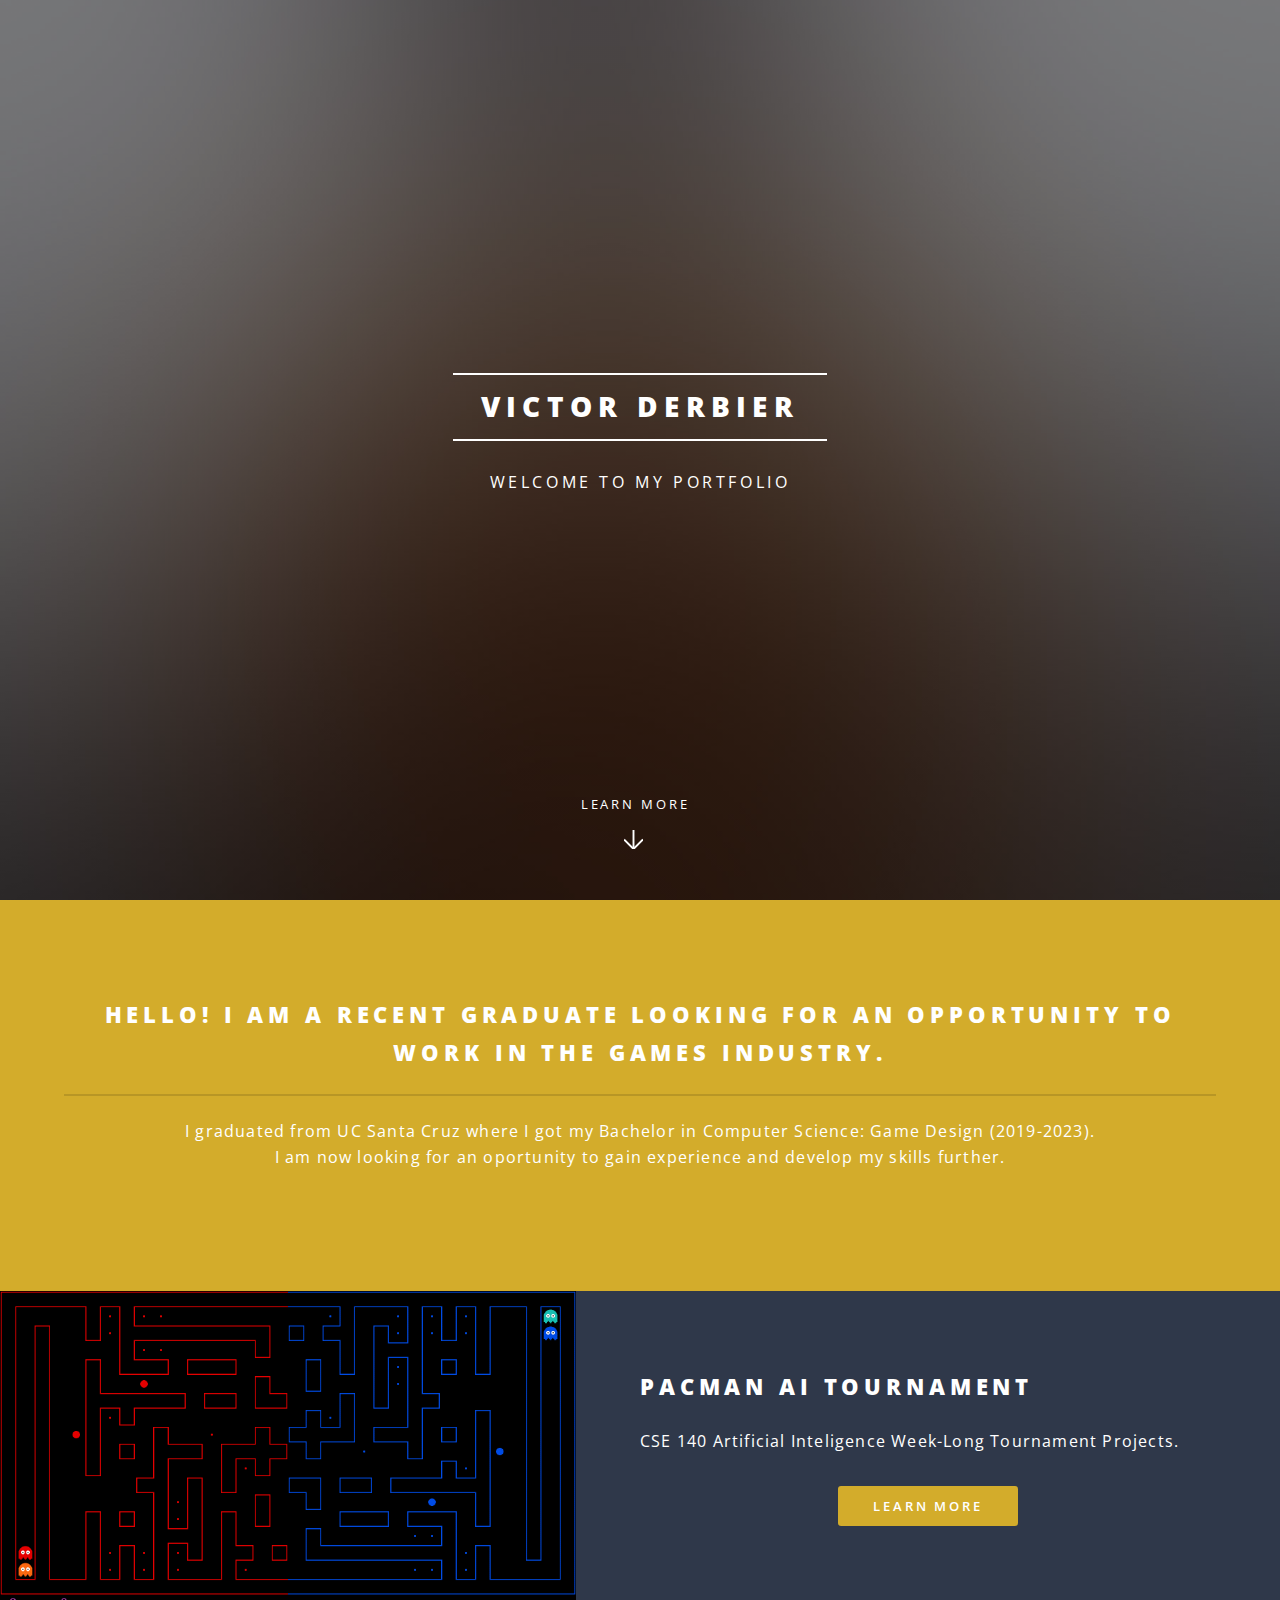
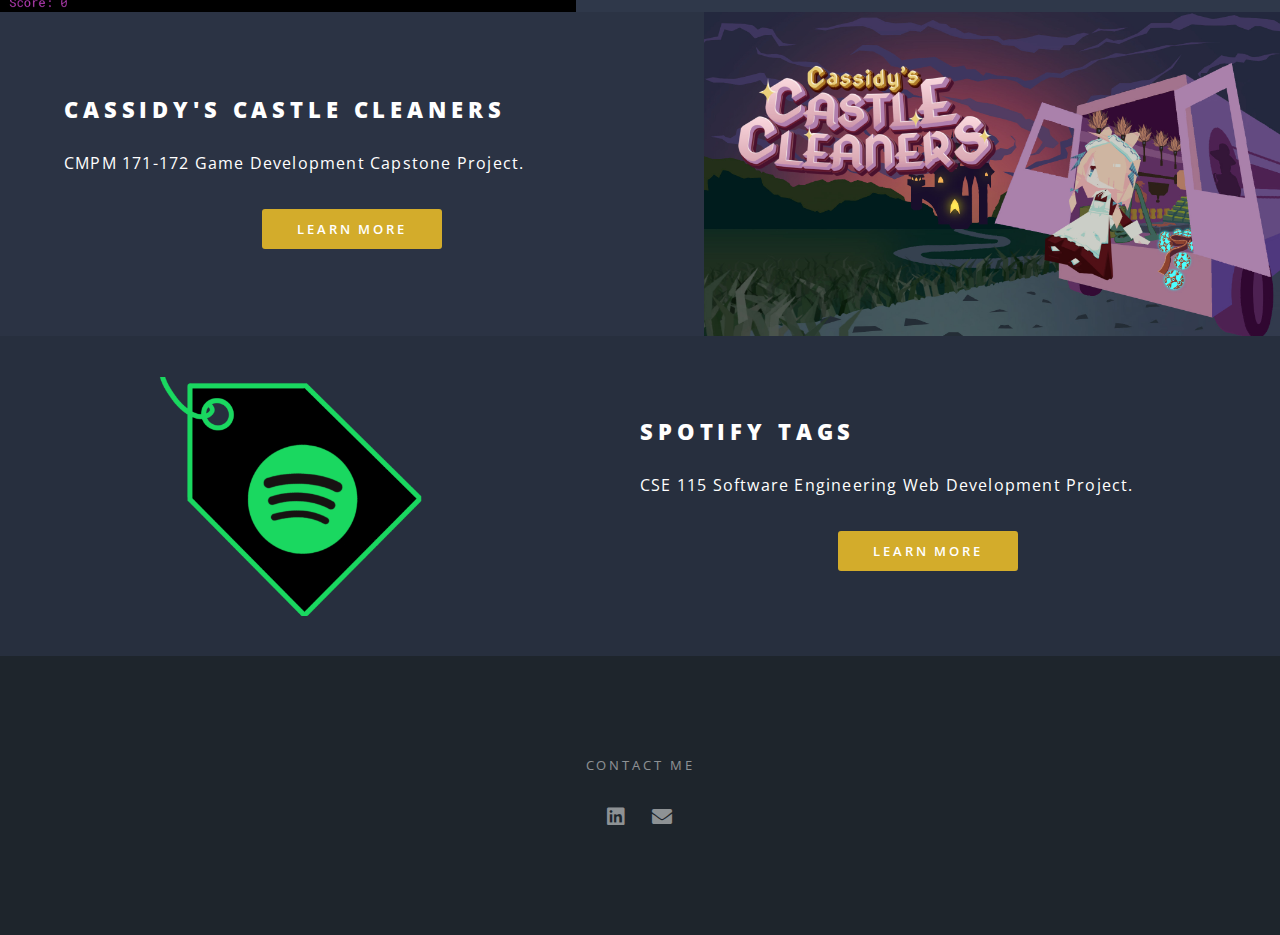
<file: index.html>
<!DOCTYPE HTML>
<!--
	Spectral by HTML5 UP
	html5up.net | @ajlkn
	Free for personal and commercial use under the CCA 3.0 license (html5up.net/license)
-->
<html>
	<head>
		<title>Victor Derbier Portfolio</title>
		<meta charset="utf-8" />
		<meta name="viewport" content="width=device-width, initial-scale=1, user-scalable=no" />
		<link rel="stylesheet" href="assets/css/main.css" />
		<noscript><link rel="stylesheet" href="assets/css/noscript.css" /></noscript>
	</head>
	<body class="landing is-preload">

		<!-- Page Wrapper -->
			<div id="page-wrapper">

				<!-- Header -->
					<header id="header" class="alt">
						<h1><a href="index.html">Victor Derbier</a></h1>
						<!-- <nav id="nav">
							<ul>
								<li class="special">
									<a href="#menu" class="menuToggle"><span>Menu</span></a>
									<div id="menu">
										<ul>
											<li><a href="index.html">Home</a></li>
											<li><a href="#two">Projects</a></li>
											<li><a href="generic.html">Generic</a></li>
											<li><a href="elements.html">Elements</a></li>
											<li><a href="#">Sign Up</a></li>
											<li><a href="#">Log In</a></li>
										</ul>
									</div>
								</li> 
							</ul>
						</nav> -->
					</header>

				<!-- Banner -->
					<section id="banner">
						<div class="inner">
							<h2>Victor Derbier</h2>
							<p>Welcome to my Portfolio<br /></p>
							<!-- <ul class="actions special">
								<li><a href="#" class="button primary">Activate</a></li>
							</ul> -->
						</div>
						<a href="#one" class="more scrolly">Learn More</a>
					</section>

				<!-- One -->
					<section id="one" class="wrapper style1 special">
						<div class="inner">
							<header class="major">
								<h2>Hello! I am a recent graduate looking for an
								opportunity to work in the games industry.</h2>
								<p>I graduated from UC Santa Cruz where I got my Bachelor in Computer Science: Game Design (2019-2023).<br />
								I am now looking for an oportunity to gain experience and develop my skills further.</p>
							</header>
							<!-- <ul class="icons major">
								<li><span class="icon fa-gem major style1"><span class="label">Lorem</span></span></li>
								<li><span class="icon fa-heart major style2"><span class="label">Ipsum</span></span></li>
								<li><span class="icon solid fa-code major style3"><span class="label">Dolor</span></span></li>
							</ul> -->
						</div>
					</section>

				<!-- Two -->
					<section id="two" class="wrapper alt style2">
						<section class="spotlight">
							<div class="image">
								<img class="image" src="images/DrPacmanhattan_vs_PacOverflow.gif" alt="" />
							</div><div class="content">
								<h2>Pacman AI Tournament</h2>
								<p>CSE 140 Artificial Inteligence Week-Long Tournament Projects.</p>
								<ul class="actions special">
									<li><a href="PacAI.html" class="button primary">Learn More</a></li>
								</ul>
							</div>
						</section>
						<section class="spotlight">
							<div class="image"><img src="images/CCC_menuscreen.jpg" alt=""  /></div><div class="content">
								<h2>Cassidy's Castle Cleaners</h2>
								<p>CMPM 171-172 Game Development Capstone Project.</p>
								<ul class="actions special">
									<li><a href="Cassidy'sCastleCleaners.html" class="button primary">Learn More</a></li>
								</ul>
							</div>
						</section>
						<section class="spotlight">
							<div class="image"><img src="images/Spotify_Tags_Cover.png" alt="" style="width:60%"/></div><div class="content">
								<h2>Spotify Tags</h2>
								<p>CSE 115 Software Engineering Web Development Project.</p>
								<ul class="actions special">
									<li><a href="SpotifyTags.html" class="button primary">Learn More</a></li>
								</ul>
							</div>
						</section>
					</section>

				<!-- Three
					<section id="three" class="wrapper style3 special">
						<div class="inner">
							<header class="major">
								<h2>Accumsan mus tortor nunc aliquet</h2>
								<p>Aliquam ut ex ut augue consectetur interdum. Donec amet imperdiet eleifend<br />
								fringilla tincidunt. Nullam dui leo Aenean mi ligula, rhoncus ullamcorper.</p>
							</header>
							<ul class="features">
								<li class="icon fa-paper-plane">
									<h3>Arcu accumsan</h3>
									<p>Augue consectetur sed interdum imperdiet et ipsum. Mauris lorem tincidunt nullam amet leo Aenean ligula consequat consequat.</p>
								</li>
								<li class="icon solid fa-laptop">
									<h3>Ac Augue Eget</h3>
									<p>Augue consectetur sed interdum imperdiet et ipsum. Mauris lorem tincidunt nullam amet leo Aenean ligula consequat consequat.</p>
								</li>
								<li class="icon solid fa-code">
									<h3>Mus Scelerisque</h3>
									<p>Augue consectetur sed interdum imperdiet et ipsum. Mauris lorem tincidunt nullam amet leo Aenean ligula consequat consequat.</p>
								</li>
								<li class="icon solid fa-headphones-alt">
									<h3>Mauris Imperdiet</h3>
									<p>Augue consectetur sed interdum imperdiet et ipsum. Mauris lorem tincidunt nullam amet leo Aenean ligula consequat consequat.</p>
								</li>
								<li class="icon fa-heart">
									<h3>Aenean Primis</h3>
									<p>Augue consectetur sed interdum imperdiet et ipsum. Mauris lorem tincidunt nullam amet leo Aenean ligula consequat consequat.</p>
								</li>
								<li class="icon fa-flag">
									<h3>Tortor Ut</h3>
									<p>Augue consectetur sed interdum imperdiet et ipsum. Mauris lorem tincidunt nullam amet leo Aenean ligula consequat consequat.</p>
								</li>
							</ul>
						</div>
					</section>
				 -->
				<!-- CTA 
					<section id="cta" class="wrapper style4">
						<div class="inner">
							<header>
								<h2>Arcue ut vel commodo</h2>
								<p>Aliquam ut ex ut augue consectetur interdum endrerit imperdiet amet eleifend fringilla.</p>
							</header>
							<ul class="actions stacked">
								<li><a href="#" class="button fit primary">Activate</a></li>
								<li><a href="#" class="button fit">Learn More</a></li>
							</ul>
						</div>
					</section>
				-->
				<!-- Footer -->
					<footer id="footer">
						<ul class="copyright">
							<li>Contact me</li>
						</ul>
						<ul class="icons">
							<li><a href="https://www.linkedin.com/in/victor-derbier/" target="_blank" class="icon brands fa-linkedin"><span class="label">Linkedin</span></a></li>
							<li><a href="mailto://victor.derbier@gmail.com" class="icon solid fa-envelope"><span class="label">Email</span></a></li>
						</ul> 

					</footer>

			</div>

		<!-- Scripts -->
			<script src="assets/js/jquery.min.js"></script>
			<script src="assets/js/jquery.scrollex.min.js"></script>
			<script src="assets/js/jquery.scrolly.min.js"></script>
			<script src="assets/js/browser.min.js"></script>
			<script src="assets/js/breakpoints.min.js"></script>
			<script src="assets/js/util.js"></script>
			<script src="assets/js/main.js"></script>

	</body>
</html>
</file>
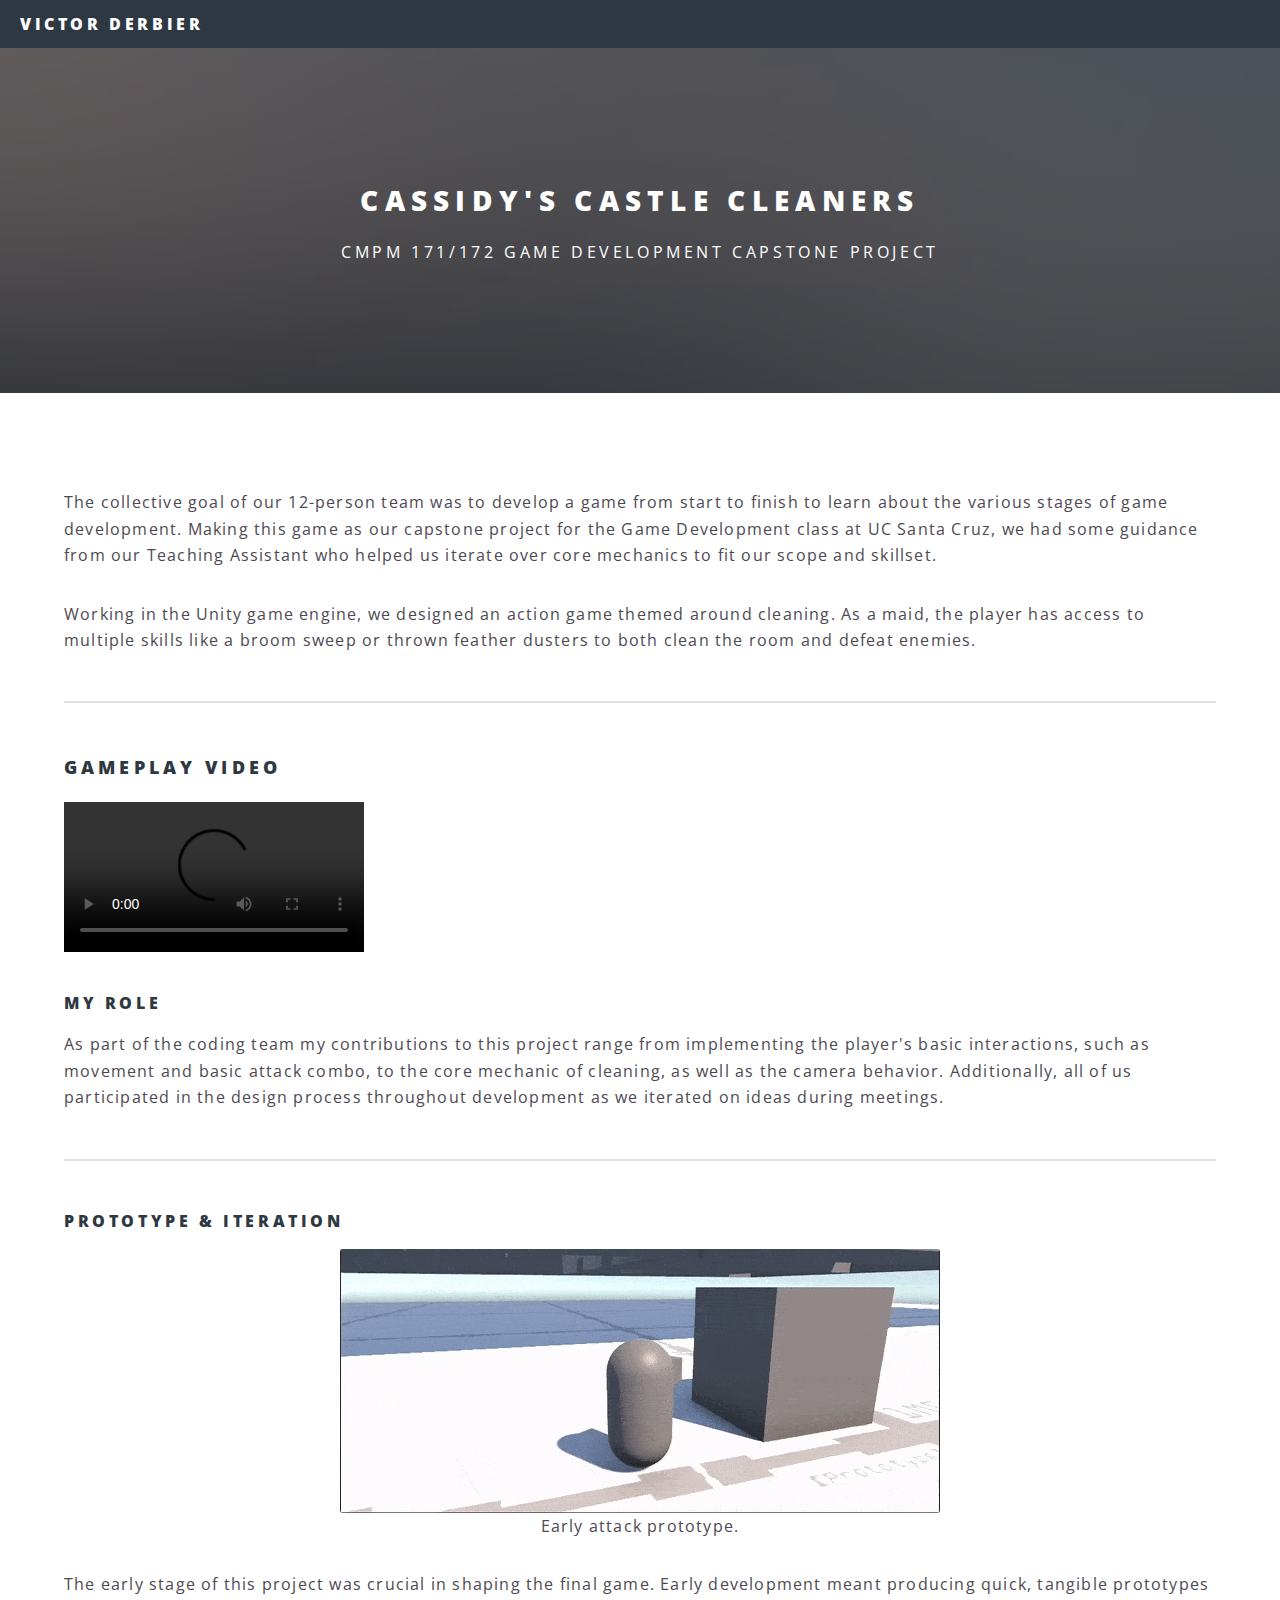
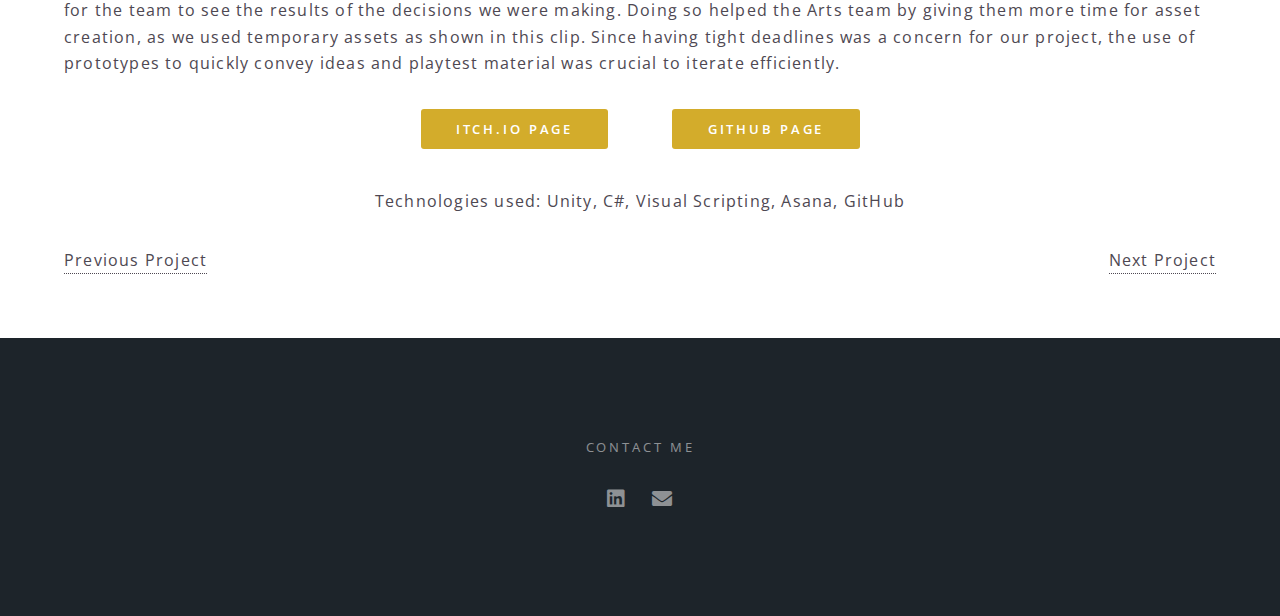
<file: Cassidy'sCastleCleaners.html>
<!DOCTYPE HTML>
<!--
	Spectral by HTML5 UP
	html5up.net | @ajlkn
	Free for personal and commercial use under the CCA 3.0 license (html5up.net/license)
-->
<html>
	<head>
		<title>Cassidy'sCastleCleaners - Victor Derbier Portfolio</title>
		<meta charset="utf-8" />
		<meta name="viewport" content="width=device-width, initial-scale=1, user-scalable=no" />
		<link rel="stylesheet" href="assets/css/main.css" />
		<noscript><link rel="stylesheet" href="assets/css/noscript.css" /></noscript>
	</head>
	<body class="is-preload">

		<!-- Page Wrapper -->
			<div id="page-wrapper">

				<!-- Header -->
					<header id="header">
						<h1><a href="index.html">Victor Derbier</a></h1>
						<!-- <nav id="nav">
							<ul>
								<li class="special">
									<a href="#menu" class="menuToggle"><span>Menu</span></a>
									<div id="menu">
										<ul>
											<li><a href="index.html">Home</a></li>
											<li><a href="generic.html">Generic</a></li>
											<li><a href="elements.html">Elements</a></li>
											<li><a href="#">Sign Up</a></li>
											<li><a href="#">Log In</a></li>
										</ul>
									</div>
								</li>
							</ul>
						</nav> -->
					</header>

				<!-- Main -->
					<article id="main">
						<header>
							<h2>Cassidy's Castle Cleaners</h2>
							<p>CMPM 171/172 Game Development Capstone Project</p>
						</header>
						<section class="wrapper style5">
							<div class="inner">

								<!-- <h3>Lorem ipsum dolor</h3> -->
								<p>The collective goal of our 12-person team was to develop a game from start to finish to learn about the various stages of game development.
								 	Making this game as our capstone project for the Game Development class at UC Santa Cruz, we had some guidance from our Teaching Assistant who
								 	helped us iterate over core mechanics to fit our scope and skillset.</p>
								<p>Working in the Unity game engine, we designed an action game themed around cleaning. As a maid, the player has access to multiple skills like
								 	a broom sweep or thrown feather dusters to both clean the room and defeat enemies.</p>

								<hr />
								<h3>Gameplay Video</h3>
								<video controls><source src="https://www.youtube.com/embed/22m72PocgL8?si=COFUZlusV5pWkBdv"/></video>
								<!-- <div class="image center"><img src="images/DrPacmanhattan_vs_PacOverflow.gif" alt="" height="480"/></div> -->
								<p></p>
								<!-- <ul class="actions special">
									<li><a href="http://sozopol.soe.ucsc.edu/p4/tournaments/tournament.php?tournament=20230607" 
										target="_blank" class="button primary">All Tournament Matches</a></li>
								</ul> -->

								<h4>My Role</h4>
								<p>As part of the coding team my contributions to this project range from implementing the player's basic interactions, such as movement and basic
									 attack combo, to the core mechanic of cleaning, as well as the camera behavior. Additionally, all of us participated in the design process
									 throughout development as we iterated on ideas during meetings.</p>
								
								<hr />

								<h4>Prototype & Iteration</h4>
								<div class="image center"><img src="images/attackPrototype.gif" alt=""/></div>
								<p style="text-align:center; font-size:16px;">Early attack prototype.</p>
								<p>The early stage of this project was crucial in shaping the final game. Early development meant producing quick, tangible prototypes for the team to
									 see the results of the decisions we were making. Doing so helped the Arts team by giving them more time for asset creation, as we used temporary 
									 assets as shown in this clip. Since having tight deadlines was a concern for our project, the use of prototypes to quickly
									 convey ideas and playtest material was crucial to iterate efficiently.</p>

								<ul class="actions special">
									<li><a href="https://sunnieside-boi.itch.io/cassidys-castle-cleaners" 
										target="_blank" class="button primary">Itch.io Page</a></li>
									<li><a href="https://github.com/wrmorale/Cassidy-Castle-Cleaners" 
										target="_blank" class="button primary">Github Page</a></li>
								</ul>
								<p style="text-align:center">Technologies used: Unity, C#, Visual Scripting, Asana, GitHub</p>

								<div class="nav">
									<a href="index.html#two" class="more scrolly">Previous Project</a>
									<a href="SpotifyTags.html" class="more scrolly">Next Project</a>	
								</div>
							</div>
						</section>
					</article>

				<!-- Footer -->
					<footer id="footer">
						<ul class="copyright">
							<li>Contact me</li>
						</ul>
						<ul class="icons">
							<li><a href="https://www.linkedin.com/in/victor-derbier/" target="_blank" class="icon brands fa-linkedin"><span class="label">Linkedin</span></a></li>
							<li><a href="mailto:victor.derbier@gmail.com" class="icon solid fa-envelope"><span class="label">Email</span></a></li>
						</ul>

					</footer>

			</div>

		<!-- Scripts -->
			<script src="assets/js/jquery.min.js"></script>
			<script src="assets/js/jquery.scrollex.min.js"></script>
			<script src="assets/js/jquery.scrolly.min.js"></script>
			<script src="assets/js/browser.min.js"></script>
			<script src="assets/js/breakpoints.min.js"></script>
			<script src="assets/js/util.js"></script>
			<script src="assets/js/main.js"></script>

	</body>
</html>
</file>
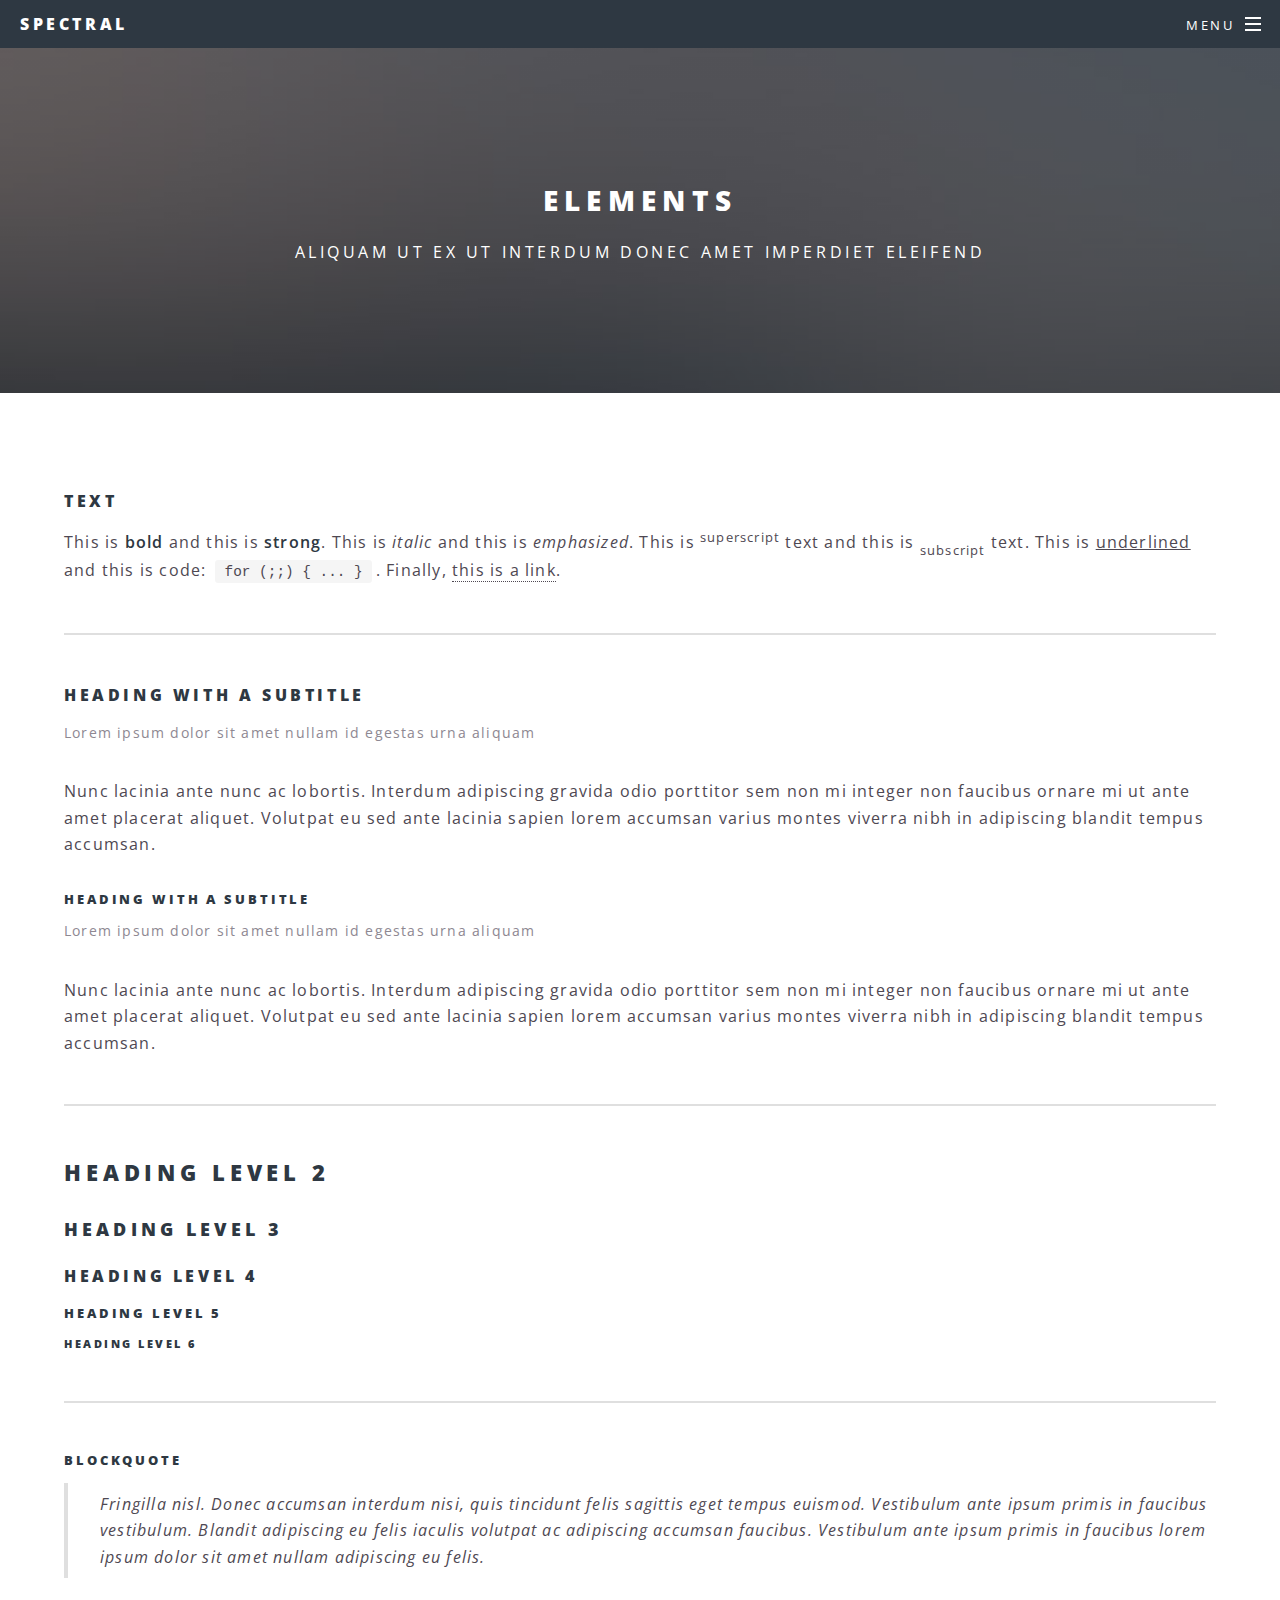
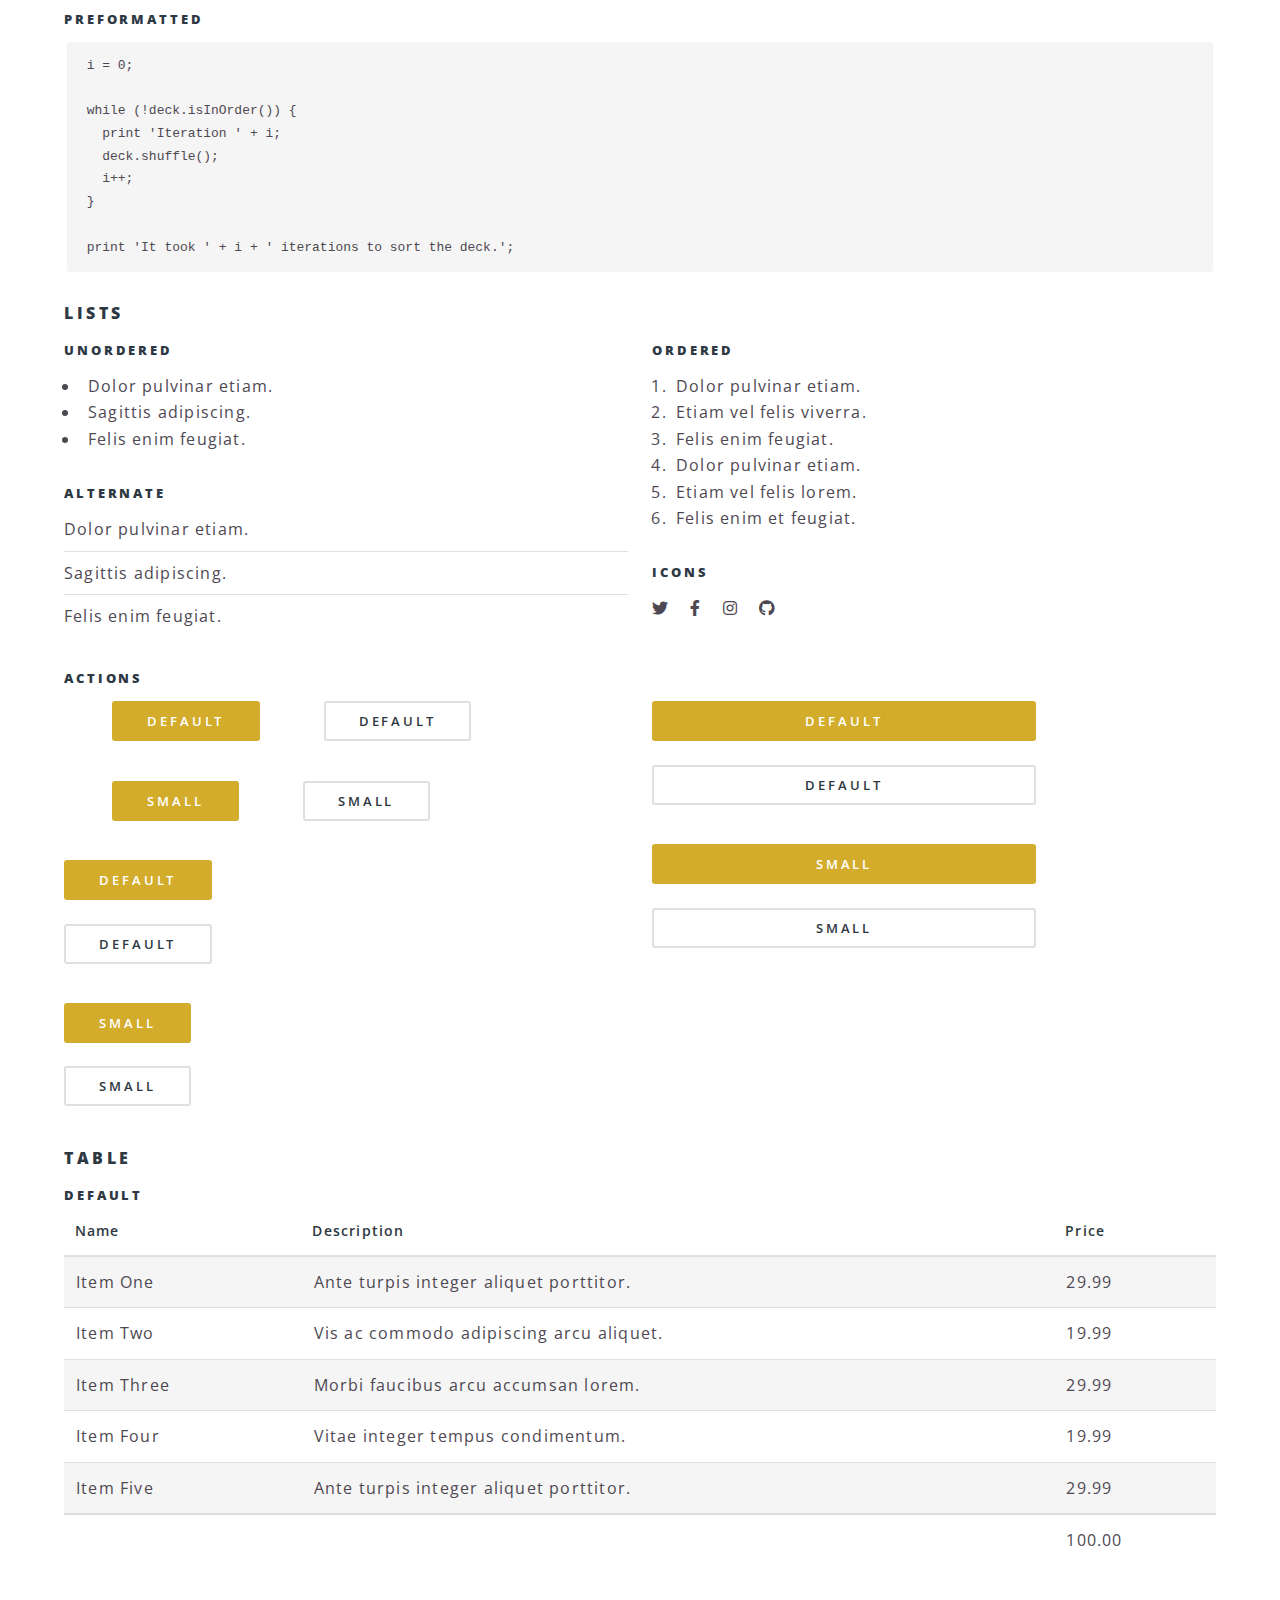
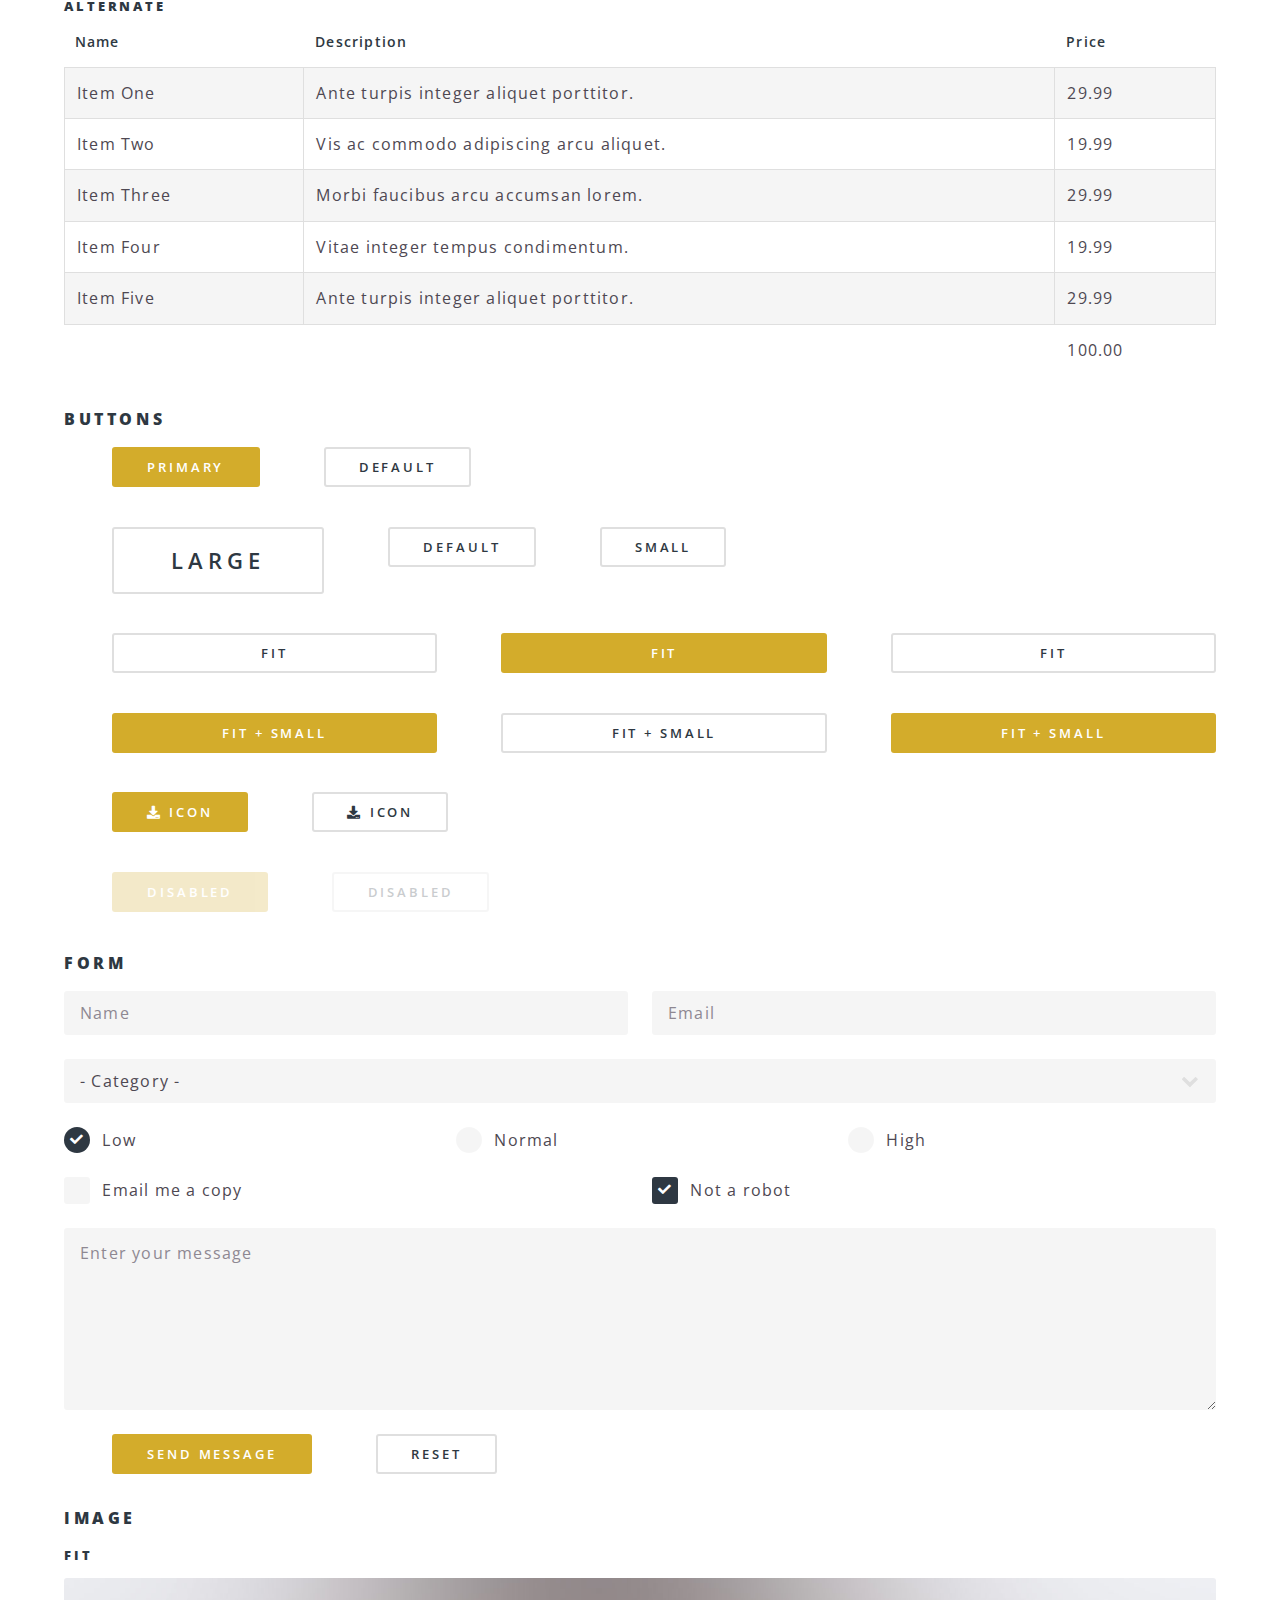
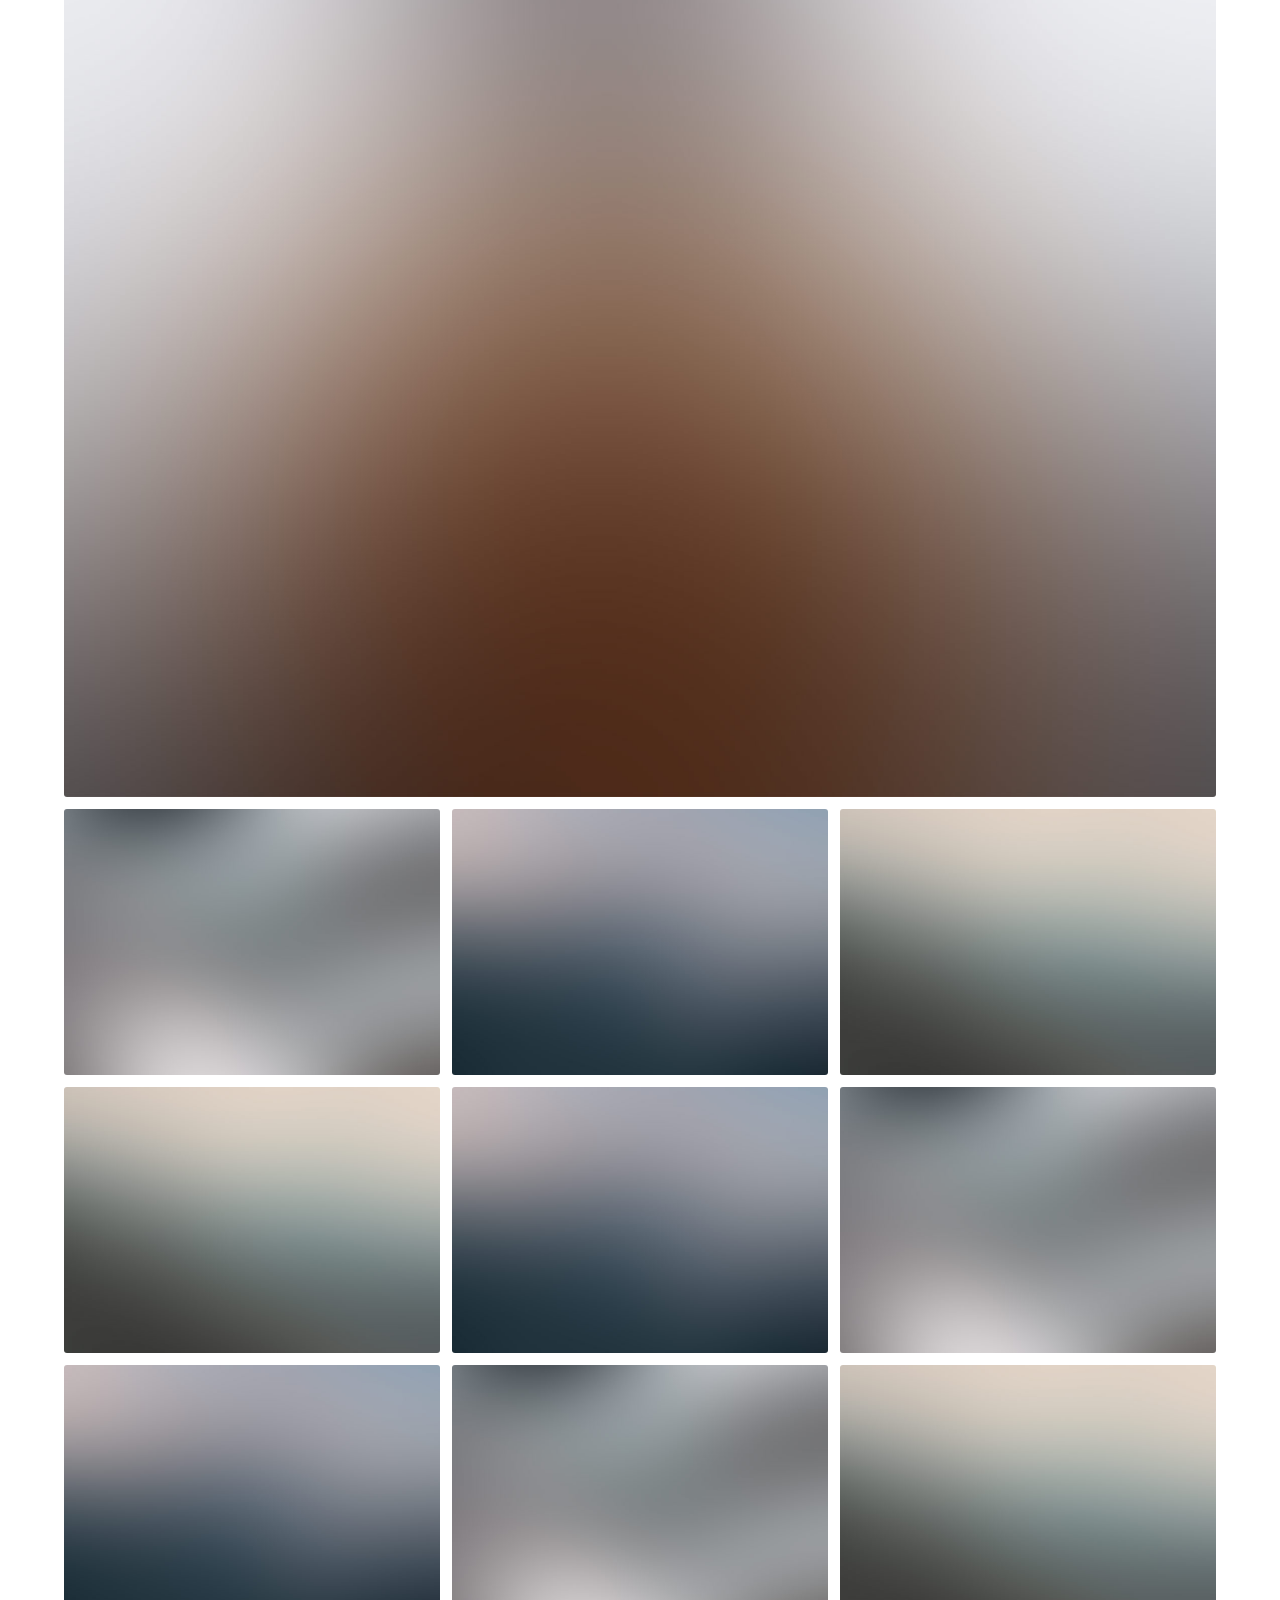
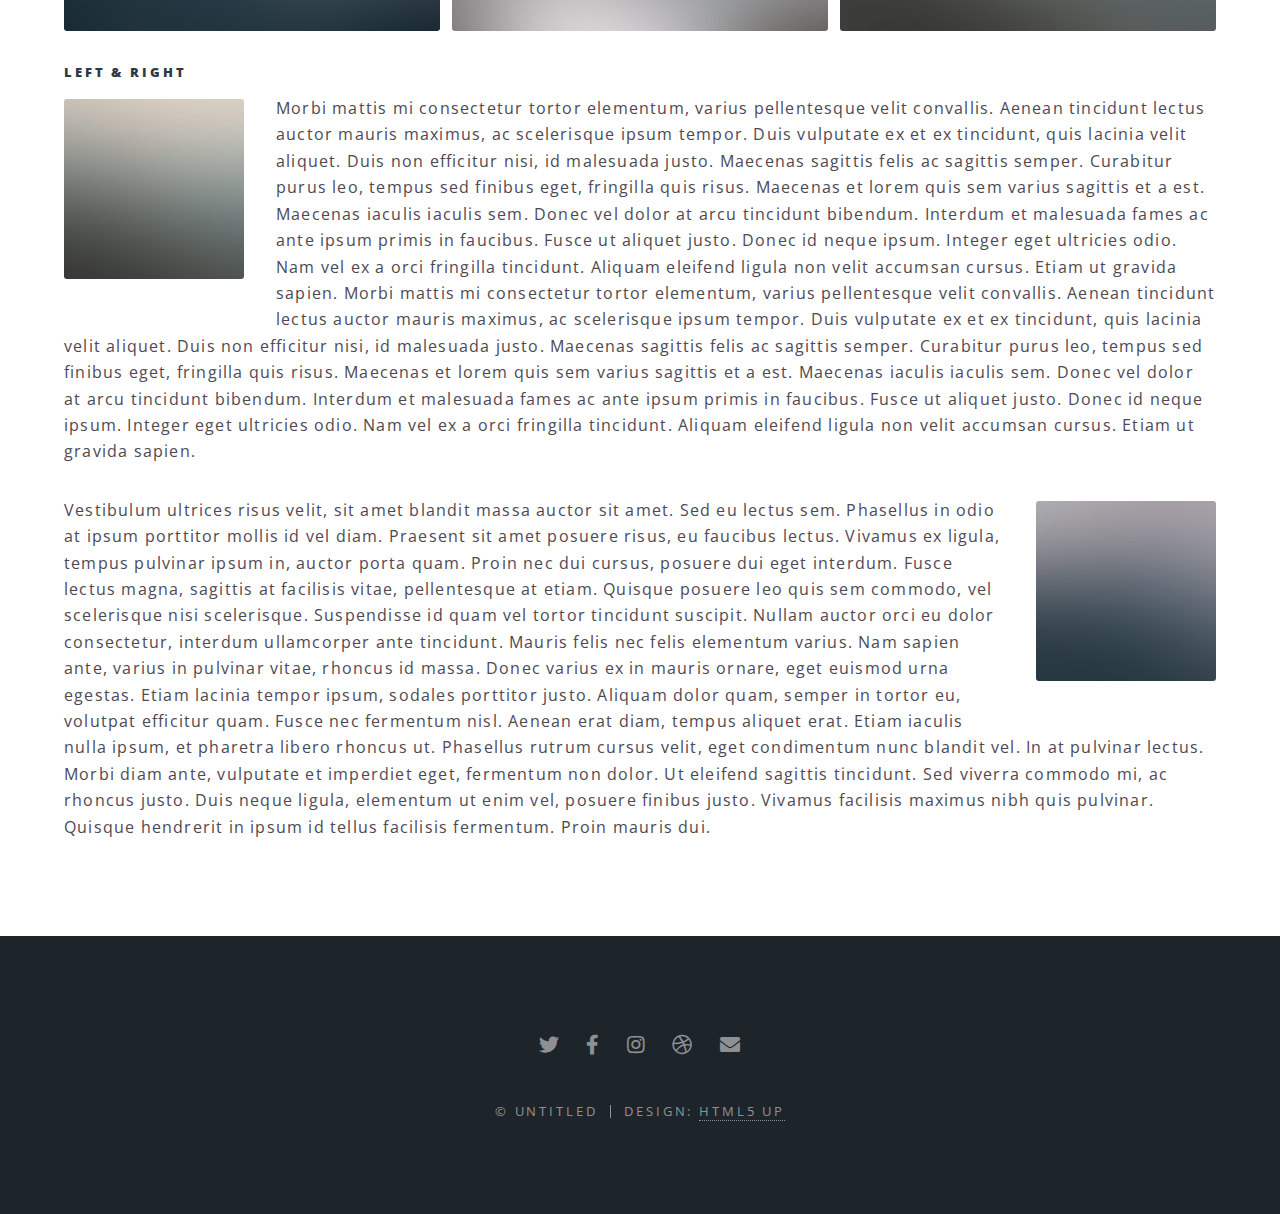
<file: elements.html>
<!DOCTYPE HTML>
<!--
	Spectral by HTML5 UP
	html5up.net | @ajlkn
	Free for personal and commercial use under the CCA 3.0 license (html5up.net/license)
-->
<html>
	<head>
		<title>Elements - Spectral by HTML5 UP</title>
		<meta charset="utf-8" />
		<meta name="viewport" content="width=device-width, initial-scale=1, user-scalable=no" />
		<link rel="stylesheet" href="assets/css/main.css" />
		<noscript><link rel="stylesheet" href="assets/css/noscript.css" /></noscript>
	</head>
	<body class="is-preload">

		<!-- Page Wrapper -->
			<div id="page-wrapper">

				<!-- Header -->
					<header id="header">
						<h1><a href="index.html">Spectral</a></h1>
						<nav id="nav">
							<ul>
								<li class="special">
									<a href="#menu" class="menuToggle"><span>Menu</span></a>
									<div id="menu">
										<ul>
											<li><a href="index.html">Home</a></li>
											<li><a href="generic.html">Generic</a></li>
											<li><a href="elements.html">Elements</a></li>
											<li><a href="#">Sign Up</a></li>
											<li><a href="#">Log In</a></li>
										</ul>
									</div>
								</li>
							</ul>
						</nav>
					</header>

				<!-- Main -->
					<article id="main">
						<header>
							<h2>Elements</h2>
							<p>Aliquam ut ex ut interdum donec amet imperdiet eleifend</p>
						</header>
						<section class="wrapper style5">
							<div class="inner">

								<section>
									<h4>Text</h4>
									<p>This is <b>bold</b> and this is <strong>strong</strong>. This is <i>italic</i> and this is <em>emphasized</em>.
									This is <sup>superscript</sup> text and this is <sub>subscript</sub> text.
									This is <u>underlined</u> and this is code: <code>for (;;) { ... }</code>. Finally, <a href="#">this is a link</a>.</p>
									<hr />
									<header>
										<h4>Heading with a Subtitle</h4>
										<p>Lorem ipsum dolor sit amet nullam id egestas urna aliquam</p>
									</header>
									<p>Nunc lacinia ante nunc ac lobortis. Interdum adipiscing gravida odio porttitor sem non mi integer non faucibus ornare mi ut ante amet placerat aliquet. Volutpat eu sed ante lacinia sapien lorem accumsan varius montes viverra nibh in adipiscing blandit tempus accumsan.</p>
									<header>
										<h5>Heading with a Subtitle</h5>
										<p>Lorem ipsum dolor sit amet nullam id egestas urna aliquam</p>
									</header>
									<p>Nunc lacinia ante nunc ac lobortis. Interdum adipiscing gravida odio porttitor sem non mi integer non faucibus ornare mi ut ante amet placerat aliquet. Volutpat eu sed ante lacinia sapien lorem accumsan varius montes viverra nibh in adipiscing blandit tempus accumsan.</p>
									<hr />
									<h2>Heading Level 2</h2>
									<h3>Heading Level 3</h3>
									<h4>Heading Level 4</h4>
									<h5>Heading Level 5</h5>
									<h6>Heading Level 6</h6>
									<hr />
									<h5>Blockquote</h5>
									<blockquote>Fringilla nisl. Donec accumsan interdum nisi, quis tincidunt felis sagittis eget tempus euismod. Vestibulum ante ipsum primis in faucibus vestibulum. Blandit adipiscing eu felis iaculis volutpat ac adipiscing accumsan faucibus. Vestibulum ante ipsum primis in faucibus lorem ipsum dolor sit amet nullam adipiscing eu felis.</blockquote>
									<h5>Preformatted</h5>
									<pre><code>i = 0;

while (!deck.isInOrder()) {
  print 'Iteration ' + i;
  deck.shuffle();
  i++;
}

print 'It took ' + i + ' iterations to sort the deck.';</code></pre>
								</section>

								<section>
									<h4>Lists</h4>
									<div class="row">
										<div class="col-6 col-12-medium">
											<h5>Unordered</h5>
											<ul>
												<li>Dolor pulvinar etiam.</li>
												<li>Sagittis adipiscing.</li>
												<li>Felis enim feugiat.</li>
											</ul>
											<h5>Alternate</h5>
											<ul class="alt">
												<li>Dolor pulvinar etiam.</li>
												<li>Sagittis adipiscing.</li>
												<li>Felis enim feugiat.</li>
											</ul>
										</div>
										<div class="col-6 col-12-medium">
											<h5>Ordered</h5>
											<ol>
												<li>Dolor pulvinar etiam.</li>
												<li>Etiam vel felis viverra.</li>
												<li>Felis enim feugiat.</li>
												<li>Dolor pulvinar etiam.</li>
												<li>Etiam vel felis lorem.</li>
												<li>Felis enim et feugiat.</li>
											</ol>
											<h5>Icons</h5>
											<ul class="icons">
												<li><a href="#" class="icon brands fa-twitter"><span class="label">Twitter</span></a></li>
												<li><a href="#" class="icon brands fa-facebook-f"><span class="label">Facebook</span></a></li>
												<li><a href="#" class="icon brands fa-instagram"><span class="label">Instagram</span></a></li>
												<li><a href="#" class="icon brands fa-github"><span class="label">Github</span></a></li>
											</ul>
										</div>
									</div>
									<h5>Actions</h5>
									<div class="row">
										<div class="col-6 col-12-medium">
											<ul class="actions">
												<li><a href="#" class="button primary">Default</a></li>
												<li><a href="#" class="button">Default</a></li>
											</ul>
											<ul class="actions small">
												<li><a href="#" class="button primary small">Small</a></li>
												<li><a href="#" class="button small">Small</a></li>
											</ul>
											<ul class="actions stacked">
												<li><a href="#" class="button primary">Default</a></li>
												<li><a href="#" class="button">Default</a></li>
											</ul>
											<ul class="actions stacked">
												<li><a href="#" class="button primary small">Small</a></li>
												<li><a href="#" class="button small">Small</a></li>
											</ul>
										</div>
										<div class="col-6 col-12-medium">
											<ul class="actions stacked">
												<li><a href="#" class="button primary fit">Default</a></li>
												<li><a href="#" class="button fit">Default</a></li>
											</ul>
											<ul class="actions stacked">
												<li><a href="#" class="button primary small fit">Small</a></li>
												<li><a href="#" class="button small fit">Small</a></li>
											</ul>
										</div>
									</div>
								</section>

								<section>
									<h4>Table</h4>
									<h5>Default</h5>
									<div class="table-wrapper">
										<table>
											<thead>
												<tr>
													<th>Name</th>
													<th>Description</th>
													<th>Price</th>
												</tr>
											</thead>
											<tbody>
												<tr>
													<td>Item One</td>
													<td>Ante turpis integer aliquet porttitor.</td>
													<td>29.99</td>
												</tr>
												<tr>
													<td>Item Two</td>
													<td>Vis ac commodo adipiscing arcu aliquet.</td>
													<td>19.99</td>
												</tr>
												<tr>
													<td>Item Three</td>
													<td> Morbi faucibus arcu accumsan lorem.</td>
													<td>29.99</td>
												</tr>
												<tr>
													<td>Item Four</td>
													<td>Vitae integer tempus condimentum.</td>
													<td>19.99</td>
												</tr>
												<tr>
													<td>Item Five</td>
													<td>Ante turpis integer aliquet porttitor.</td>
													<td>29.99</td>
												</tr>
											</tbody>
											<tfoot>
												<tr>
													<td colspan="2"></td>
													<td>100.00</td>
												</tr>
											</tfoot>
										</table>
									</div>

									<h5>Alternate</h5>
									<div class="table-wrapper">
										<table class="alt">
											<thead>
												<tr>
													<th>Name</th>
													<th>Description</th>
													<th>Price</th>
												</tr>
											</thead>
											<tbody>
												<tr>
													<td>Item One</td>
													<td>Ante turpis integer aliquet porttitor.</td>
													<td>29.99</td>
												</tr>
												<tr>
													<td>Item Two</td>
													<td>Vis ac commodo adipiscing arcu aliquet.</td>
													<td>19.99</td>
												</tr>
												<tr>
													<td>Item Three</td>
													<td> Morbi faucibus arcu accumsan lorem.</td>
													<td>29.99</td>
												</tr>
												<tr>
													<td>Item Four</td>
													<td>Vitae integer tempus condimentum.</td>
													<td>19.99</td>
												</tr>
												<tr>
													<td>Item Five</td>
													<td>Ante turpis integer aliquet porttitor.</td>
													<td>29.99</td>
												</tr>
											</tbody>
											<tfoot>
												<tr>
													<td colspan="2"></td>
													<td>100.00</td>
												</tr>
											</tfoot>
										</table>
									</div>
								</section>

								<section>
									<h4>Buttons</h4>
									<ul class="actions">
										<li><a href="#" class="button primary">Primary</a></li>
										<li><a href="#" class="button">Default</a></li>
									</ul>
									<ul class="actions">
										<li><a href="#" class="button large">Large</a></li>
										<li><a href="#" class="button">Default</a></li>
										<li><a href="#" class="button small">Small</a></li>
									</ul>
									<ul class="actions fit">
										<li><a href="#" class="button fit">Fit</a></li>
										<li><a href="#" class="button primary fit">Fit</a></li>
										<li><a href="#" class="button fit">Fit</a></li>
									</ul>
									<ul class="actions fit small">
										<li><a href="#" class="button primary fit small">Fit + Small</a></li>
										<li><a href="#" class="button fit small">Fit + Small</a></li>
										<li><a href="#" class="button primary fit small">Fit + Small</a></li>
									</ul>
									<ul class="actions">
										<li><a href="#" class="button primary icon solid fa-download">Icon</a></li>
										<li><a href="#" class="button icon solid fa-download">Icon</a></li>
									</ul>
									<ul class="actions">
										<li><span class="button primary disabled">Disabled</span></li>
										<li><span class="button disabled">Disabled</span></li>
									</ul>
								</section>

								<section>
									<h4>Form</h4>
									<form method="post" action="#">
										<div class="row gtr-uniform">
											<div class="col-6 col-12-xsmall">
												<input type="text" name="demo-name" id="demo-name" value="" placeholder="Name" />
											</div>
											<div class="col-6 col-12-xsmall">
												<input type="email" name="demo-email" id="demo-email" value="" placeholder="Email" />
											</div>
											<div class="col-12">
												<select name="demo-category" id="demo-category">
													<option value="">- Category -</option>
													<option value="1">Manufacturing</option>
													<option value="1">Shipping</option>
													<option value="1">Administration</option>
													<option value="1">Human Resources</option>
												</select>
											</div>
											<div class="col-4 col-12-small">
												<input type="radio" id="demo-priority-low" name="demo-priority" checked>
												<label for="demo-priority-low">Low</label>
											</div>
											<div class="col-4 col-12-small">
												<input type="radio" id="demo-priority-normal" name="demo-priority">
												<label for="demo-priority-normal">Normal</label>
											</div>
											<div class="col-4 col-12-small">
												<input type="radio" id="demo-priority-high" name="demo-priority">
												<label for="demo-priority-high">High</label>
											</div>
											<div class="col-6 col-12-small">
												<input type="checkbox" id="demo-copy" name="demo-copy">
												<label for="demo-copy">Email me a copy</label>
											</div>
											<div class="col-6 col-12-small">
												<input type="checkbox" id="demo-human" name="demo-human" checked>
												<label for="demo-human">Not a robot</label>
											</div>
											<div class="col-12">
												<textarea name="demo-message" id="demo-message" placeholder="Enter your message" rows="6"></textarea>
											</div>
											<div class="col-12">
												<ul class="actions">
													<li><input type="submit" value="Send Message" class="primary" /></li>
													<li><input type="reset" value="Reset" /></li>
												</ul>
											</div>
										</div>
									</form>
								</section>

								<section>
									<h4>Image</h4>
									<h5>Fit</h5>
									<div class="box alt">
										<div class="row gtr-50 gtr-uniform">
											<div class="col-12"><span class="image fit"><img src="images/banner.jpg" alt="" /></span></div>
											<div class="col-4"><span class="image fit"><img src="images/pic01.jpg" alt="" /></span></div>
											<div class="col-4"><span class="image fit"><img src="images/pic02.jpg" alt="" /></span></div>
											<div class="col-4"><span class="image fit"><img src="images/pic03.jpg" alt="" /></span></div>
											<div class="col-4"><span class="image fit"><img src="images/pic03.jpg" alt="" /></span></div>
											<div class="col-4"><span class="image fit"><img src="images/pic02.jpg" alt="" /></span></div>
											<div class="col-4"><span class="image fit"><img src="images/pic01.jpg" alt="" /></span></div>
											<div class="col-4"><span class="image fit"><img src="images/pic02.jpg" alt="" /></span></div>
											<div class="col-4"><span class="image fit"><img src="images/pic01.jpg" alt="" /></span></div>
											<div class="col-4"><span class="image fit"><img src="images/pic03.jpg" alt="" /></span></div>
										</div>
									</div>
									<h5>Left &amp; Right</h5>
									<p><span class="image left"><img src="images/pic04.jpg" alt="" /></span>Morbi mattis mi consectetur tortor elementum, varius pellentesque velit convallis. Aenean tincidunt lectus auctor mauris maximus, ac scelerisque ipsum tempor. Duis vulputate ex et ex tincidunt, quis lacinia velit aliquet. Duis non efficitur nisi, id malesuada justo. Maecenas sagittis felis ac sagittis semper. Curabitur purus leo, tempus sed finibus eget, fringilla quis risus. Maecenas et lorem quis sem varius sagittis et a est. Maecenas iaculis iaculis sem. Donec vel dolor at arcu tincidunt bibendum. Interdum et malesuada fames ac ante ipsum primis in faucibus. Fusce ut aliquet justo. Donec id neque ipsum. Integer eget ultricies odio. Nam vel ex a orci fringilla tincidunt. Aliquam eleifend ligula non velit accumsan cursus. Etiam ut gravida sapien. Morbi mattis mi consectetur tortor elementum, varius pellentesque velit convallis. Aenean tincidunt lectus auctor mauris maximus, ac scelerisque ipsum tempor. Duis vulputate ex et ex tincidunt, quis lacinia velit aliquet. Duis non efficitur nisi, id malesuada justo. Maecenas sagittis felis ac sagittis semper. Curabitur purus leo, tempus sed finibus eget, fringilla quis risus. Maecenas et lorem quis sem varius sagittis et a est. Maecenas iaculis iaculis sem. Donec vel dolor at arcu tincidunt bibendum. Interdum et malesuada fames ac ante ipsum primis in faucibus. Fusce ut aliquet justo. Donec id neque ipsum. Integer eget ultricies odio. Nam vel ex a orci fringilla tincidunt. Aliquam eleifend ligula non velit accumsan cursus. Etiam ut gravida sapien.</p>
									<p><span class="image right"><img src="images/pic05.jpg" alt="" /></span>Vestibulum ultrices risus velit, sit amet blandit massa auctor sit amet. Sed eu lectus sem. Phasellus in odio at ipsum porttitor mollis id vel diam. Praesent sit amet posuere risus, eu faucibus lectus. Vivamus ex ligula, tempus pulvinar ipsum in, auctor porta quam. Proin nec dui cursus, posuere dui eget interdum. Fusce lectus magna, sagittis at facilisis vitae, pellentesque at etiam. Quisque posuere leo quis sem commodo, vel scelerisque nisi scelerisque. Suspendisse id quam vel tortor tincidunt suscipit. Nullam auctor orci eu dolor consectetur, interdum ullamcorper ante tincidunt. Mauris felis nec felis elementum varius. Nam sapien ante, varius in pulvinar vitae, rhoncus id massa. Donec varius ex in mauris ornare, eget euismod urna egestas. Etiam lacinia tempor ipsum, sodales porttitor justo. Aliquam dolor quam, semper in tortor eu, volutpat efficitur quam. Fusce nec fermentum nisl. Aenean erat diam, tempus aliquet erat. Etiam iaculis nulla ipsum, et pharetra libero rhoncus ut. Phasellus rutrum cursus velit, eget condimentum nunc blandit vel. In at pulvinar lectus. Morbi diam ante, vulputate et imperdiet eget, fermentum non dolor. Ut eleifend sagittis tincidunt. Sed viverra commodo mi, ac rhoncus justo. Duis neque ligula, elementum ut enim vel, posuere finibus justo. Vivamus facilisis maximus nibh quis pulvinar. Quisque hendrerit in ipsum id tellus facilisis fermentum. Proin mauris dui.</p>
								</section>

							</div>
						</section>
					</article>

				<!-- Footer -->
					<footer id="footer">
						<ul class="icons">
							<li><a href="#" class="icon brands fa-twitter"><span class="label">Twitter</span></a></li>
							<li><a href="#" class="icon brands fa-facebook-f"><span class="label">Facebook</span></a></li>
							<li><a href="#" class="icon brands fa-instagram"><span class="label">Instagram</span></a></li>
							<li><a href="#" class="icon brands fa-dribbble"><span class="label">Dribbble</span></a></li>
							<li><a href="#" class="icon solid fa-envelope"><span class="label">Email</span></a></li>
						</ul>
						<ul class="copyright">
							<li>&copy; Untitled</li><li>Design: <a href="http://html5up.net">HTML5 UP</a></li>
						</ul>
					</footer>

			</div>

		<!-- Scripts -->
			<script src="assets/js/jquery.min.js"></script>
			<script src="assets/js/jquery.scrollex.min.js"></script>
			<script src="assets/js/jquery.scrolly.min.js"></script>
			<script src="assets/js/browser.min.js"></script>
			<script src="assets/js/breakpoints.min.js"></script>
			<script src="assets/js/util.js"></script>
			<script src="assets/js/main.js"></script>

	</body>
</html>
</file>
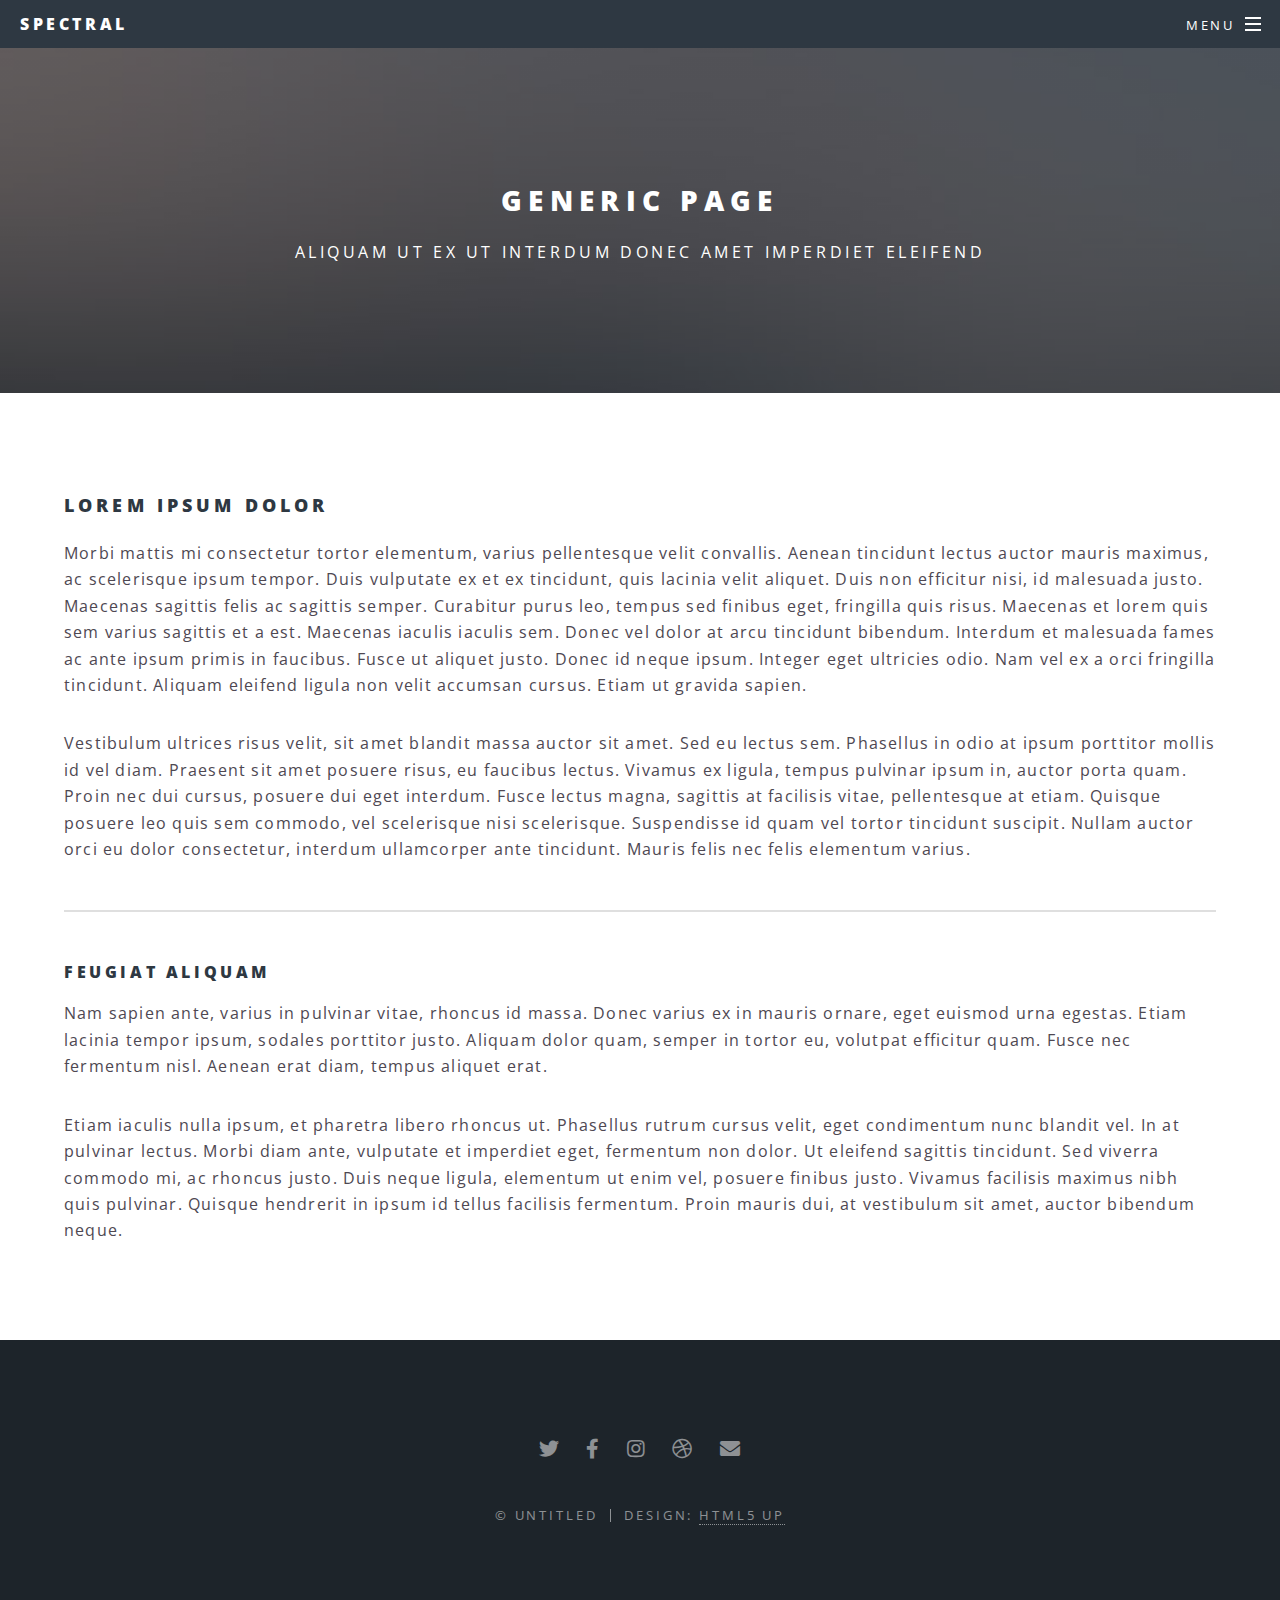
<file: generic.html>
<!DOCTYPE HTML>
<!--
	Spectral by HTML5 UP
	html5up.net | @ajlkn
	Free for personal and commercial use under the CCA 3.0 license (html5up.net/license)
-->
<html>
	<head>
		<title>Generic - Spectral by HTML5 UP</title>
		<meta charset="utf-8" />
		<meta name="viewport" content="width=device-width, initial-scale=1, user-scalable=no" />
		<link rel="stylesheet" href="assets/css/main.css" />
		<noscript><link rel="stylesheet" href="assets/css/noscript.css" /></noscript>
	</head>
	<body class="is-preload">

		<!-- Page Wrapper -->
			<div id="page-wrapper">

				<!-- Header -->
					<header id="header">
						<h1><a href="index.html">Spectral</a></h1>
						<nav id="nav">
							<ul>
								<li class="special">
									<a href="#menu" class="menuToggle"><span>Menu</span></a>
									<div id="menu">
										<ul>
											<li><a href="index.html">Home</a></li>
											<li><a href="generic.html">Generic</a></li>
											<li><a href="elements.html">Elements</a></li>
											<li><a href="#">Sign Up</a></li>
											<li><a href="#">Log In</a></li>
										</ul>
									</div>
								</li>
							</ul>
						</nav>
					</header>

				<!-- Main -->
					<article id="main">
						<header>
							<h2>Generic Page</h2>
							<p>Aliquam ut ex ut interdum donec amet imperdiet eleifend</p>
						</header>
						<section class="wrapper style5">
							<div class="inner">

								<h3>Lorem ipsum dolor</h3>
								<p>Morbi mattis mi consectetur tortor elementum, varius pellentesque velit convallis. Aenean tincidunt lectus auctor mauris maximus, ac scelerisque ipsum tempor. Duis vulputate ex et ex tincidunt, quis lacinia velit aliquet. Duis non efficitur nisi, id malesuada justo. Maecenas sagittis felis ac sagittis semper. Curabitur purus leo, tempus sed finibus eget, fringilla quis risus. Maecenas et lorem quis sem varius sagittis et a est. Maecenas iaculis iaculis sem. Donec vel dolor at arcu tincidunt bibendum. Interdum et malesuada fames ac ante ipsum primis in faucibus. Fusce ut aliquet justo. Donec id neque ipsum. Integer eget ultricies odio. Nam vel ex a orci fringilla tincidunt. Aliquam eleifend ligula non velit accumsan cursus. Etiam ut gravida sapien.</p>

								<p>Vestibulum ultrices risus velit, sit amet blandit massa auctor sit amet. Sed eu lectus sem. Phasellus in odio at ipsum porttitor mollis id vel diam. Praesent sit amet posuere risus, eu faucibus lectus. Vivamus ex ligula, tempus pulvinar ipsum in, auctor porta quam. Proin nec dui cursus, posuere dui eget interdum. Fusce lectus magna, sagittis at facilisis vitae, pellentesque at etiam. Quisque posuere leo quis sem commodo, vel scelerisque nisi scelerisque. Suspendisse id quam vel tortor tincidunt suscipit. Nullam auctor orci eu dolor consectetur, interdum ullamcorper ante tincidunt. Mauris felis nec felis elementum varius.</p>

								<hr />

								<h4>Feugiat aliquam</h4>
								<p>Nam sapien ante, varius in pulvinar vitae, rhoncus id massa. Donec varius ex in mauris ornare, eget euismod urna egestas. Etiam lacinia tempor ipsum, sodales porttitor justo. Aliquam dolor quam, semper in tortor eu, volutpat efficitur quam. Fusce nec fermentum nisl. Aenean erat diam, tempus aliquet erat.</p>

								<p>Etiam iaculis nulla ipsum, et pharetra libero rhoncus ut. Phasellus rutrum cursus velit, eget condimentum nunc blandit vel. In at pulvinar lectus. Morbi diam ante, vulputate et imperdiet eget, fermentum non dolor. Ut eleifend sagittis tincidunt. Sed viverra commodo mi, ac rhoncus justo. Duis neque ligula, elementum ut enim vel, posuere finibus justo. Vivamus facilisis maximus nibh quis pulvinar. Quisque hendrerit in ipsum id tellus facilisis fermentum. Proin mauris dui, at vestibulum sit amet, auctor bibendum neque.</p>

							</div>
						</section>
					</article>

				<!-- Footer -->
					<footer id="footer">
						<ul class="icons">
							<li><a href="#" class="icon brands fa-twitter"><span class="label">Twitter</span></a></li>
							<li><a href="#" class="icon brands fa-facebook-f"><span class="label">Facebook</span></a></li>
							<li><a href="#" class="icon brands fa-instagram"><span class="label">Instagram</span></a></li>
							<li><a href="#" class="icon brands fa-dribbble"><span class="label">Dribbble</span></a></li>
							<li><a href="#" class="icon solid fa-envelope"><span class="label">Email</span></a></li>
						</ul>
						<ul class="copyright">
							<li>&copy; Untitled</li><li>Design: <a href="http://html5up.net">HTML5 UP</a></li>
						</ul>
					</footer>

			</div>

		<!-- Scripts -->
			<script src="assets/js/jquery.min.js"></script>
			<script src="assets/js/jquery.scrollex.min.js"></script>
			<script src="assets/js/jquery.scrolly.min.js"></script>
			<script src="assets/js/browser.min.js"></script>
			<script src="assets/js/breakpoints.min.js"></script>
			<script src="assets/js/util.js"></script>
			<script src="assets/js/main.js"></script>

	</body>
</html>
</file>
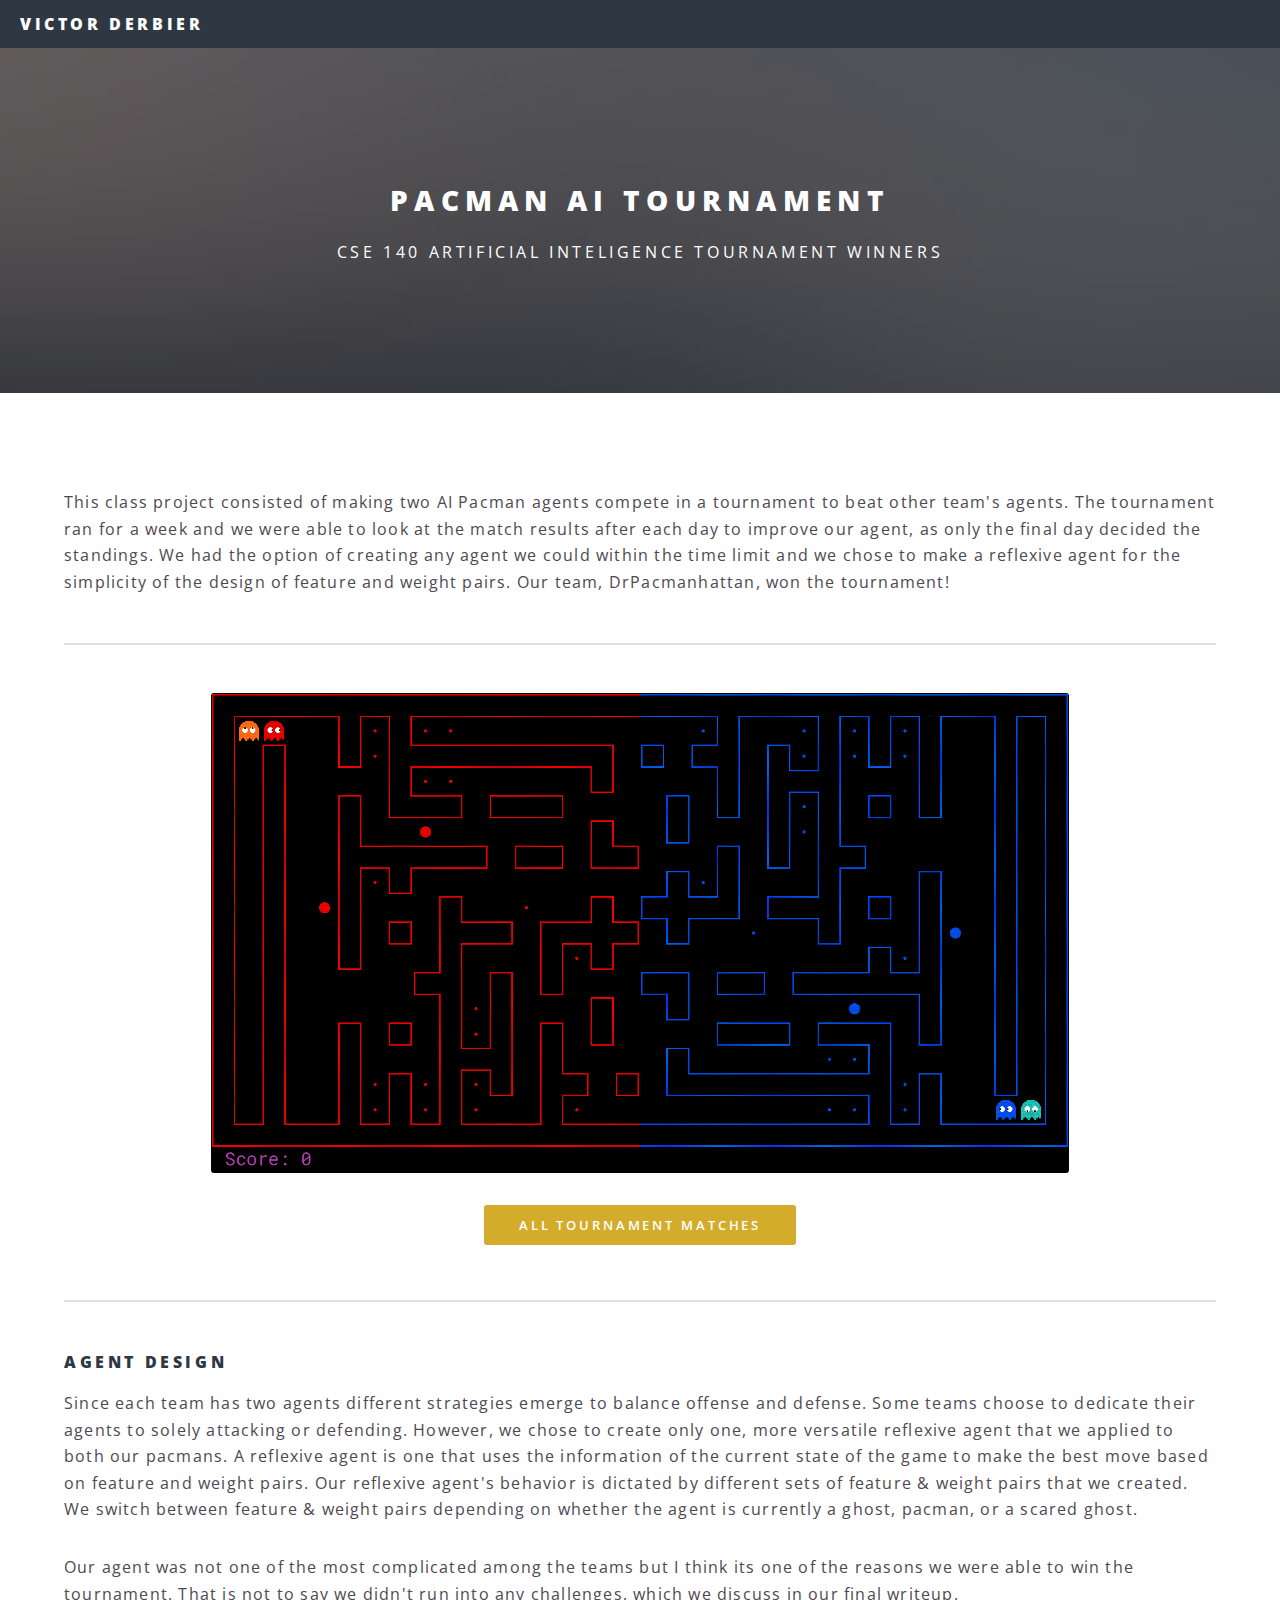
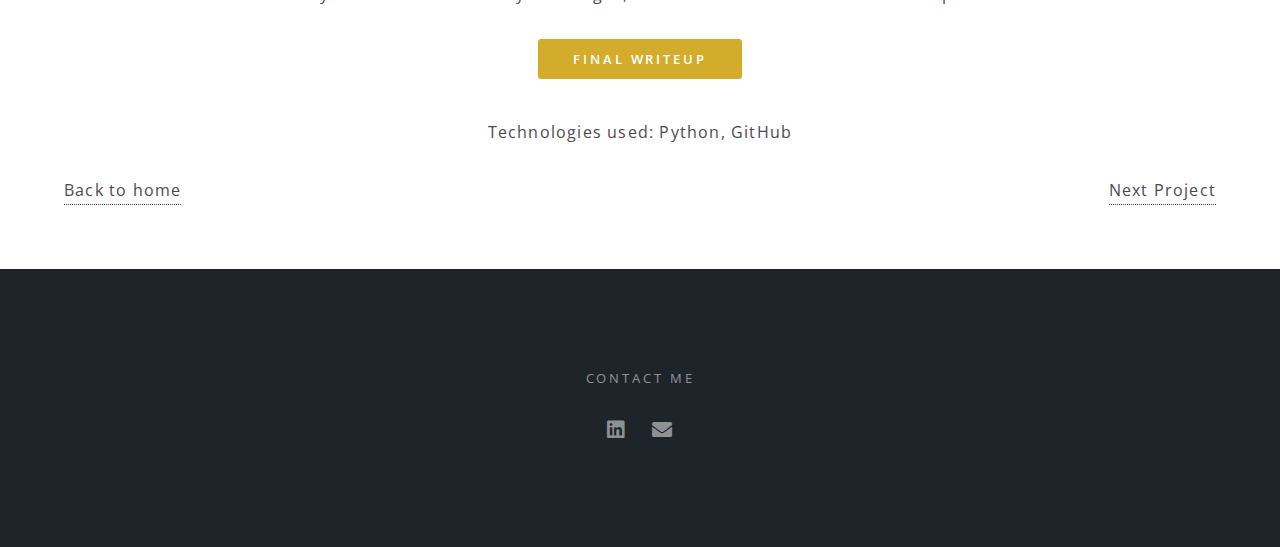
<file: PacAI.html>
<!DOCTYPE HTML>
<!--
	Spectral by HTML5 UP
	html5up.net | @ajlkn
	Free for personal and commercial use under the CCA 3.0 license (html5up.net/license)
-->
<html>
	<head>
		<title>PacAI - Victor Derbier Portfolio</title>
		<meta charset="utf-8" />
		<meta name="viewport" content="width=device-width, initial-scale=1, user-scalable=no" />
		<link rel="stylesheet" href="assets/css/main.css" />
		<noscript><link rel="stylesheet" href="assets/css/noscript.css" /></noscript>
	</head>
	<body class="is-preload">

		<!-- Page Wrapper -->
			<div id="page-wrapper">

				<!-- Header -->
					<header id="header">
						<h1><a href="index.html">Victor Derbier</a></h1>
						<!-- <nav id="nav">
							<ul>
								<li class="special">
									<a href="#menu" class="menuToggle"><span>Menu</span></a>
									<div id="menu">
										<ul>
											<li><a href="index.html">Home</a></li>
											<li><a href="generic.html">Generic</a></li>
											<li><a href="elements.html">Elements</a></li>
											<li><a href="#">Sign Up</a></li>
											<li><a href="#">Log In</a></li>
										</ul>
									</div>
								</li>
							</ul>
						</nav> -->
					</header>

				<!-- Main -->
					<article id="main">
						<header>
							<h2>Pacman AI Tournament</h2>
							<p>CSE 140 Artificial Inteligence Tournament Winners</p>
						</header>
						<section class="wrapper style5">
							<div class="inner">

								<!-- <h3>Lorem ipsum dolor</h3> -->
								<p>This class project consisted of making two AI Pacman agents compete in a tournament to beat other team's agents. The tournament ran for a week and we were able to look at the match results after each day to improve our agent, as only the final day decided the standings. We had the option of creating any agent we could within the time limit and we chose to make a reflexive agent for the simplicity of the design of feature and weight pairs. Our team, DrPacmanhattan, won the tournament!</p>

								<hr />
								<div class="image center"><img src="images/DrPacmanhattan_vs_PacOverflow.gif" alt="" height="480"/></div>
								<p></p>
								<ul class="actions special">
									<li><a href="http://sozopol.soe.ucsc.edu/p4/tournaments/tournament.php?tournament=20230607" 
										target="_blank" class="button primary">All Tournament Matches</a></li>
								</ul>
								<hr />

								<h4>Agent Design</h4>
								<p>Since each team has two agents different strategies emerge to balance offense and defense. Some teams choose to dedicate their agents to solely attacking or defending. However, we chose to create only one, more versatile reflexive agent that we applied to both our pacmans. A reflexive agent is one that uses the information of the current state of the game to make the best move based on feature and weight pairs. Our reflexive agent's behavior is dictated by different sets of feature & weight pairs that we created. We switch between feature & weight pairs depending on whether the agent is currently a ghost, pacman, or a scared ghost.</p>
								<p>Our agent was not one of the most complicated among the teams but I think its one of the reasons we were able to win the tournament. That is not to say we didn't run into any challenges, which we discuss in our final writeup.</p>
								<ul class="actions special">
									<li><a href="https://docs.google.com/document/d/1_TgRWHFKgIjREYHzzez_T9_-ca1L2JHdjOLiAEgNLdk/edit?usp=sharing" 
										target="_blank" class="button primary">Final Writeup</a></li>
								</ul>
								<p style="text-align:center">Technologies used: Python, GitHub</p>
								
								<div class="nav">
									<a href="index.html#two" class="more scrolly">Back to home</a>
									<a href="Cassidy'sCastleCleaners.html" class="more scrolly">Next Project</a>	
								</div>
							</div>
						</section>
					</article>

				<!-- Footer -->
					<footer id="footer">
						<ul class="copyright">
							<li>Contact me</li>
						</ul>
						<ul class="icons">
							<li><a href="https://www.linkedin.com/in/victor-derbier/" target="_blank" class="icon brands fa-linkedin"><span class="label">Linkedin</span></a></li>
							<li><a href="mailto:victor.derbier@gmail.com" class="icon solid fa-envelope"><span class="label">Email</span></a></li>
						</ul>

					</footer>

			</div>

		<!-- Scripts -->
			<script src="assets/js/jquery.min.js"></script>
			<script src="assets/js/jquery.scrollex.min.js"></script>
			<script src="assets/js/jquery.scrolly.min.js"></script>
			<script src="assets/js/browser.min.js"></script>
			<script src="assets/js/breakpoints.min.js"></script>
			<script src="assets/js/util.js"></script>
			<script src="assets/js/main.js"></script>

	</body>
</html>
</file>
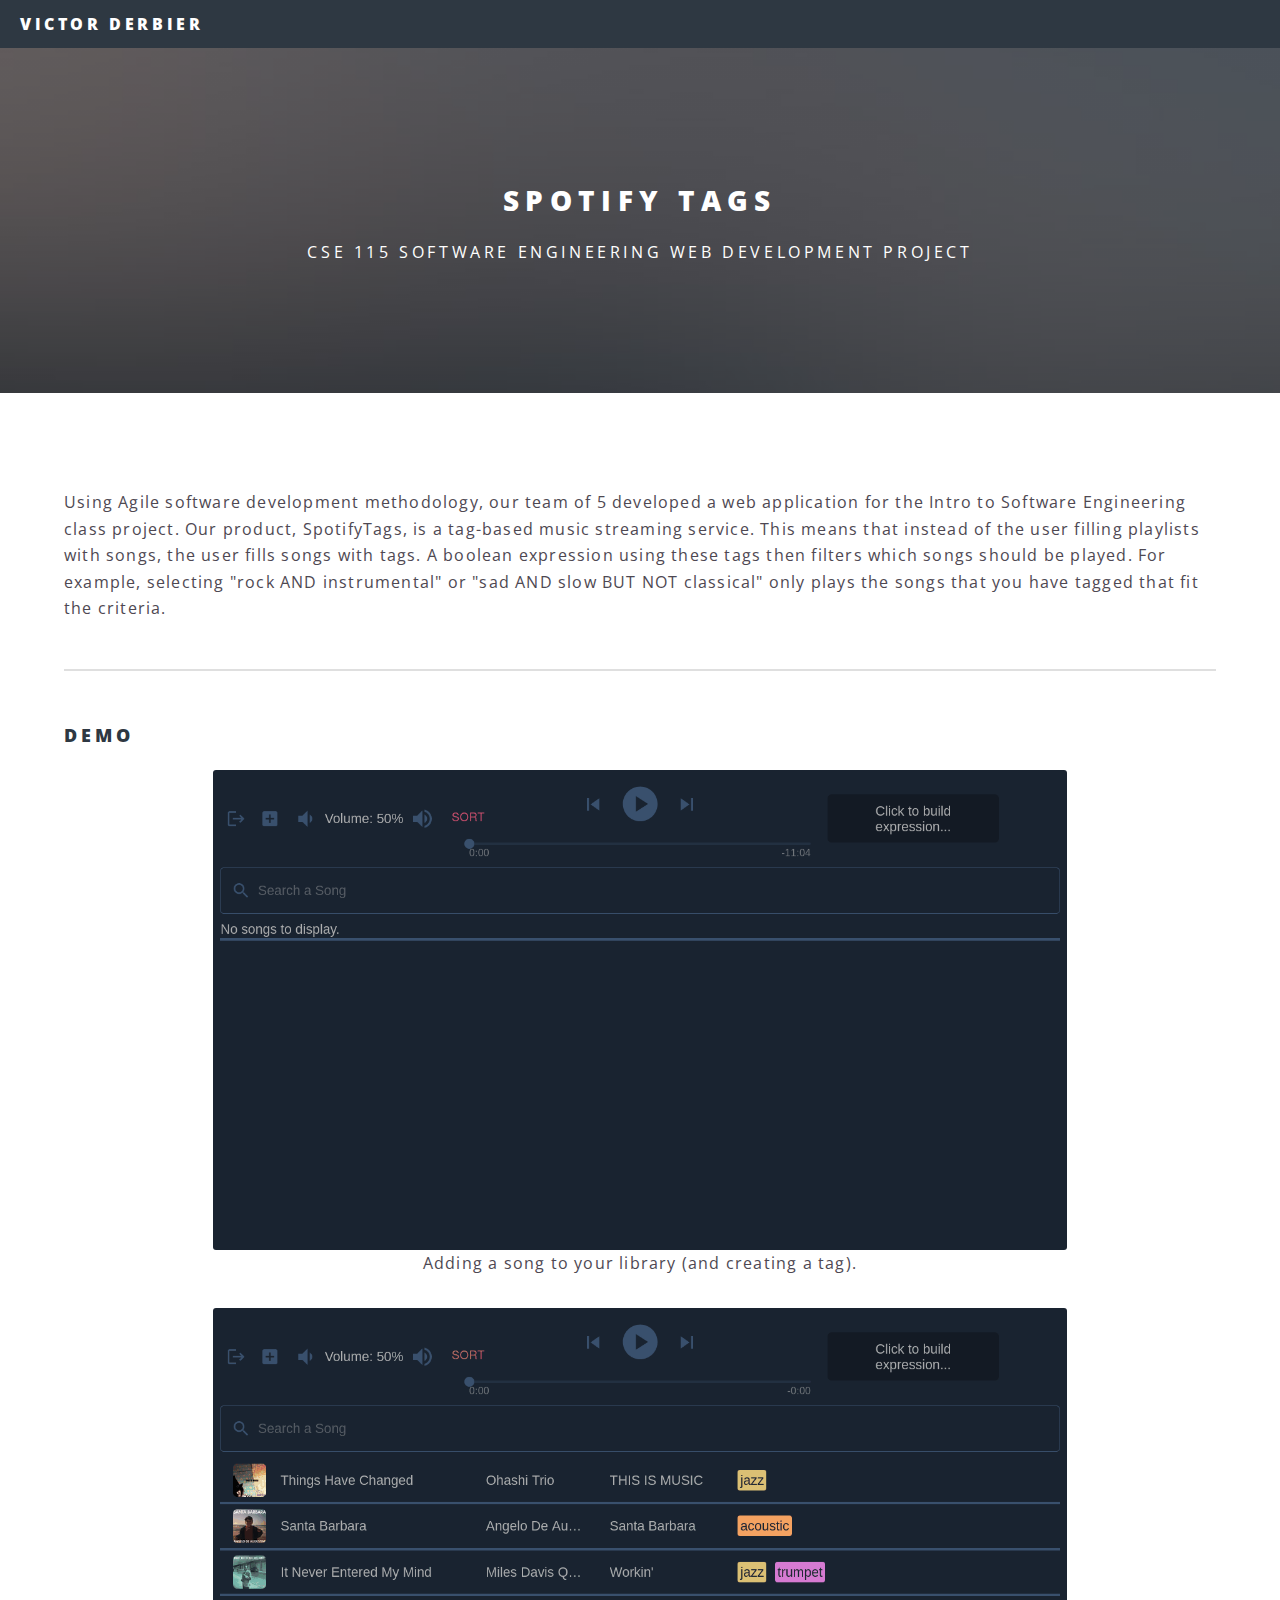
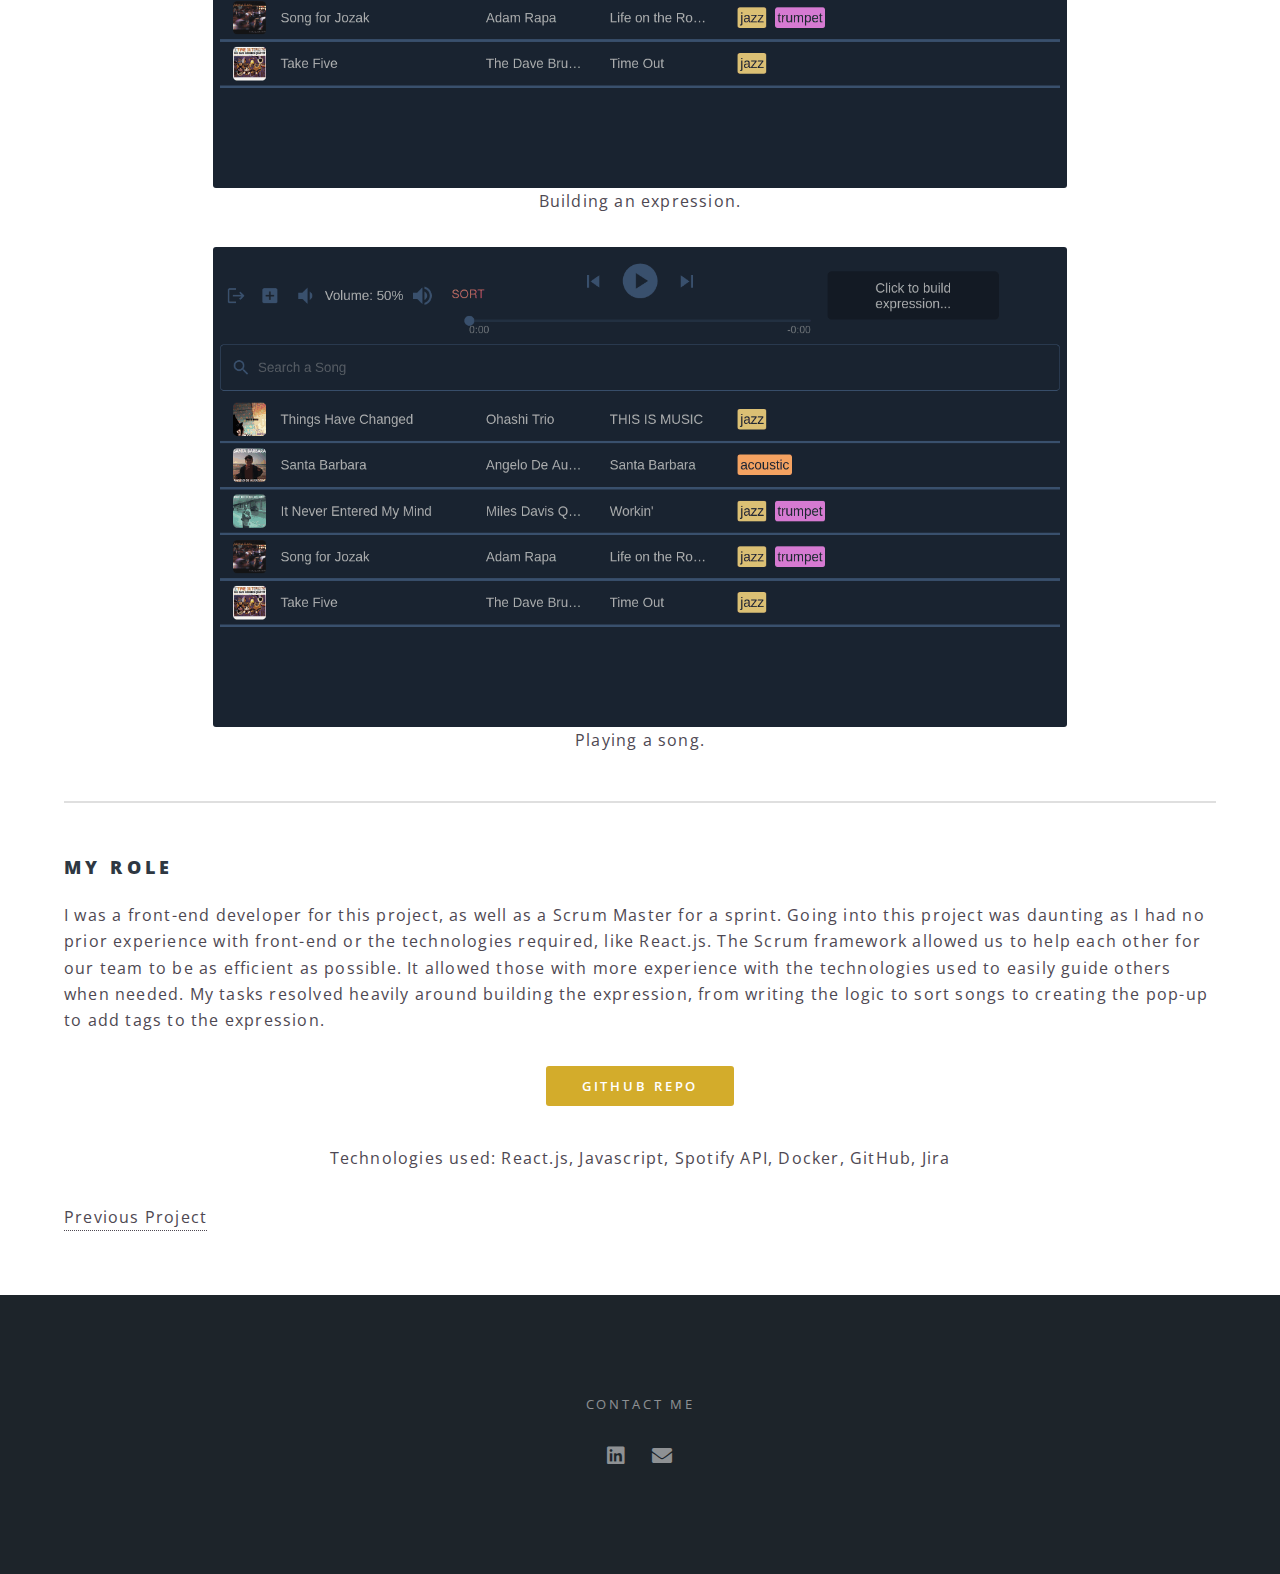
<file: SpotifyTags.html>
<!DOCTYPE HTML>
<!--
	Spectral by HTML5 UP
	html5up.net | @ajlkn
	Free for personal and commercial use under the CCA 3.0 license (html5up.net/license)
-->
<html>
	<head>
		<title>PacAI - Victor Derbier Portfolio</title>
		<meta charset="utf-8" />
		<meta name="viewport" content="width=device-width, initial-scale=1, user-scalable=no" />
		<link rel="stylesheet" href="assets/css/main.css" />
		<noscript><link rel="stylesheet" href="assets/css/noscript.css" /></noscript>
	</head>
	<body class="is-preload">

		<!-- Page Wrapper -->
			<div id="page-wrapper">

				<!-- Header -->
					<header id="header">
						<h1><a href="index.html">Victor Derbier</a></h1>
						<!-- <nav id="nav">
							<ul>
								<li class="special">
									<a href="#menu" class="menuToggle"><span>Menu</span></a>
									<div id="menu">
										<ul>
											<li><a href="index.html">Home</a></li>
											<li><a href="generic.html">Generic</a></li>
											<li><a href="elements.html">Elements</a></li>
											<li><a href="#">Sign Up</a></li>
											<li><a href="#">Log In</a></li>
										</ul>
									</div>
								</li>
							</ul>
						</nav> -->
					</header>

				<!-- Main -->
					<article id="main">
						<header>
							<h2>Spotify Tags</h2>
							<p>CSE 115 Software Engineering Web Development Project</p>
						</header>
						<section class="wrapper style5">
							<div class="inner">

								<!-- <h3>Lorem ipsum dolor</h3> -->
								<p>Using Agile software development methodology, our team of 5 developed a web application for the Intro to Software Engineering class project.
									Our product, SpotifyTags, is a tag-based music streaming service. This means that instead of the user filling playlists with songs, the user
									fills songs with tags. A boolean expression using these tags then filters which songs should be played. For example, selecting "rock AND
									instrumental" or "sad AND slow BUT NOT classical" only plays the songs that you have tagged that fit the criteria.</p>

								<hr />
								<h3>Demo</h3>
								<div class="image center"><img src="images/SpotifyTags01.gif" alt="" height="480"/></div>
								<p style="text-align:center; font-size:16px;">Adding a song to your library (and creating a tag).</p>

								<div class="image center"><img src="images/SpotifyTags02.gif" alt="" height="480"/></div>
								<p style="text-align:center; font-size:16px;">Building an expression.</p>

								<div class="image center"><img src="images/SpotifyTags03.gif" alt="" height="480"/></div>
								<p style="text-align:center; font-size:16px;">Playing a song.</p>

								<hr />
								<h3>My Role</h3>
								<p>I was a front-end developer for this project, as well as a Scrum Master for a sprint. Going into this project was daunting as I had no prior
									experience with front-end or the technologies required, like React.js. The Scrum framework allowed us to help each other for our team to be
									as efficient as possible. It allowed those with more experience with the technologies used to easily guide others when needed. My tasks
									resolved heavily around building the expression, from writing the logic to sort songs to creating the pop-up to add tags to the expression.</p>

								<p></p>
								<ul class="actions special">
									<li><a href="https://github.com/rgmfn/spotify-tags" 
										target="_blank" class="button primary">GitHub Repo</a></li>
								</ul>
								<p  style="text-align:center">Technologies used: React.js, Javascript, Spotify API, Docker, GitHub, Jira</p>

								<div class="nav">
									<a href="Cassidy'sCastleCleaners.html" class="more scrolly">Previous Project</a>
								</div>
							</div>
						</section>
					</article>

				<!-- Footer -->
					<footer id="footer">
						<ul class="copyright">
							<li>Contact me</li>
						</ul>
						<ul class="icons">
							<li><a href="https://www.linkedin.com/in/victor-derbier/" target="_blank" class="icon brands fa-linkedin"><span class="label">Linkedin</span></a></li>
							<li><a href="mailto:victor.derbier@gmail.com" class="icon solid fa-envelope"><span class="label">Email</span></a></li>
						</ul>

					</footer>

			</div>

		<!-- Scripts -->
			<script src="assets/js/jquery.min.js"></script>
			<script src="assets/js/jquery.scrollex.min.js"></script>
			<script src="assets/js/jquery.scrolly.min.js"></script>
			<script src="assets/js/browser.min.js"></script>
			<script src="assets/js/breakpoints.min.js"></script>
			<script src="assets/js/util.js"></script>
			<script src="assets/js/main.js"></script>

	</body>
</html>
</file>
<file: assets/css/noscript.css>
/*
	Spectral by HTML5 UP
	html5up.net | @ajlkn
	Free for personal and commercial use under the CCA 3.0 license (html5up.net/license)
*/

/* Banner */

	body.is-preload #banner h2 {
		-moz-transform: none;
		-webkit-transform: none;
		-ms-transform: none;
		transform: none;
		opacity: 1;
	}

		body.is-preload #banner h2:before, body.is-preload #banner h2:after {
			width: 100%;
		}

	body.is-preload #banner .more {
		-moz-transform: none;
		-webkit-transform: none;
		-ms-transform: none;
		transform: none;
		opacity: 1;
	}

	body.is-preload #banner:after {
		opacity: 0;
	}
</file>
<file: assets/css/main.css>
@import url(fontawesome-all.min.css);
@import url("https://fonts.googleapis.com/css?family=Open+Sans:400,400italic,600,600italic,800,800italic");

/*
	Spectral by HTML5 UP
	html5up.net | @ajlkn
	Free for personal and commercial use under the CCA 3.0 license (html5up.net/license)
*/

html, body, div, span, applet, object,
iframe, h1, h2, h3, h4, h5, h6, p, blockquote,
pre, a, abbr, acronym, address, big, cite,
code, del, dfn, em, img, ins, kbd, q, s, samp,
small, strike, strong, sub, sup, tt, var, b,
u, i, center, dl, dt, dd, ol, ul, li, fieldset,
form, label, legend, table, caption, tbody,
tfoot, thead, tr, th, td, article, aside,
canvas, details, embed, figure, figcaption,
footer, header, hgroup, menu, nav, output, ruby,
section, summary, time, mark, audio, video {
	margin: 0;
	padding: 0;
	border: 0;
	font-size: 100%;
	font: inherit;
	vertical-align: baseline;}

article, aside, details, figcaption, figure,
footer, header, hgroup, menu, nav, section {
	display: block;}

body {
	line-height: 1;
}

ol, ul {
	list-style: none;
}

blockquote, q {
	quotes: none;
}

	blockquote:before, blockquote:after, q:before, q:after {
		content: '';
		content: none;
	}

table {
	border-collapse: collapse;
	border-spacing: 0;
}

body {
	-webkit-text-size-adjust: none;
}

mark {
	background-color: transparent;
	color: inherit;
}

input::-moz-focus-inner {
	border: 0;
	padding: 0;
}

input, select, textarea {
	-moz-appearance: none;
	-webkit-appearance: none;
	-ms-appearance: none;
	appearance: none;
}

/* Basic */

	@-ms-viewport {
		width: device-width;
	}

	html {
		box-sizing: border-box;
	}

	*, *:before, *:after {
		box-sizing: inherit;
	}

	body {
		background: #2e3842;
	}

		body.is-preload *, body.is-preload *:before, body.is-preload *:after {
			-moz-animation: none !important;
			-webkit-animation: none !important;
			-ms-animation: none !important;
			animation: none !important;
			-moz-transition: none !important;
			-webkit-transition: none !important;
			-ms-transition: none !important;
			transition: none !important;
		}

	body, input, select, textarea {
		color: #fff;
		font-family: "Open Sans", Helvetica, sans-serif;
		font-size: 15pt;
		font-weight: 400;
		letter-spacing: 0.075em;
		line-height: 1.65em;
	}

		@media screen and (max-width: 1680px) {

			body, input, select, textarea {
				font-size: 13pt;
			}

		}

		@media screen and (max-width: 1280px) {

			body, input, select, textarea {
				font-size: 12pt;
			}

		}

		@media screen and (max-width: 736px) {

			body, input, select, textarea {
				font-size: 11pt;
				letter-spacing: 0.0375em;
			}

		}

	a {
		-moz-transition: color 0.2s ease, border-bottom-color 0.2s ease;
		-webkit-transition: color 0.2s ease, border-bottom-color 0.2s ease;
		-ms-transition: color 0.2s ease, border-bottom-color 0.2s ease;
		transition: color 0.2s ease, border-bottom-color 0.2s ease;
		border-bottom: dotted 1px;
		color: inherit;
		text-decoration: none;
	}

		a:hover {
			border-bottom-color: transparent;
		}

	strong, b {
		color: #fff;
		font-weight: 600;
	}

	em, i {
		font-style: italic;
	}

	p {
		margin: 0 0 2em 0;
	}

	h1, h2, h3, h4, h5, h6 {
		color: #fff;
		font-weight: 800;
		letter-spacing: 0.225em;
		line-height: 1em;
		margin: 0 0 1em 0;
		text-transform: uppercase;
	}

		h1 a, h2 a, h3 a, h4 a, h5 a, h6 a {
			color: inherit;
			text-decoration: none;
		}

	h2 {
		font-size: 1.35em;
		line-height: 1.75em;
	}

		@media screen and (max-width: 736px) {

			h2 {
				font-size: 1.1em;
				line-height: 1.65em;
			}

		}

	h3 {
		font-size: 1.15em;
		line-height: 1.75em;
	}

		@media screen and (max-width: 736px) {

			h3 {
				font-size: 1em;
				line-height: 1.65em;
			}

		}

	h4 {
		font-size: 1em;
		line-height: 1.5em;
	}

	h5 {
		font-size: 0.8em;
		line-height: 1.5em;
	}

	h6 {
		font-size: 0.7em;
		line-height: 1.5em;
	}

	sub {
		font-size: 0.8em;
		position: relative;
		top: 0.5em;
	}

	sup {
		font-size: 0.8em;
		position: relative;
		top: -0.5em;
	}

	hr {
		border: 0;
		border-bottom: solid 2px #fff;
		margin: 3em 0;
	}

		hr.major {
			margin: 4.5em 0;
		}

	blockquote {
		border-left: solid 4px #fff;
		font-style: italic;
		margin: 0 0 2em 0;
		padding: 0.5em 0 0.5em 2em;
	}

	code {
		background: rgba(144, 144, 144, 0.25);
		border-radius: 3px;
		font-family: "Courier New", monospace;
		font-size: 0.9em;
		letter-spacing: 0;
		margin: 0 0.25em;
		padding: 0.25em 0.65em;
	}

	pre {
		-webkit-overflow-scrolling: touch;
		font-family: "Courier New", monospace;
		font-size: 0.9em;
		margin: 0 0 2em 0;
	}

		pre code {
			display: block;
			line-height: 1.75em;
			padding: 1em 1.5em;
			overflow-x: auto;
		}

	.align-left {
		text-align: left;
	}

	.align-center {
		text-align: center;
	}

	.align-right {
		text-align: right;
	}

/* Row */

	.row {
		display: flex;
		flex-wrap: wrap;
		box-sizing: border-box;
		align-items: stretch;
	}

		.row > * {
			box-sizing: border-box;
		}

		.row.gtr-uniform > * > :last-child {
			margin-bottom: 0;
		}

		.row.aln-left {
			justify-content: flex-start;
		}

		.row.aln-center {
			justify-content: center;
		}

		.row.aln-right {
			justify-content: flex-end;
		}

		.row.aln-top {
			align-items: flex-start;
		}

		.row.aln-middle {
			align-items: center;
		}

		.row.aln-bottom {
			align-items: flex-end;
		}

		.row > .imp {
			order: -1;
		}

		.row > .col-1 {
			width: 8.33333%;
		}

		.row > .off-1 {
			margin-left: 8.33333%;
		}

		.row > .col-2 {
			width: 16.66667%;
		}

		.row > .off-2 {
			margin-left: 16.66667%;
		}

		.row > .col-3 {
			width: 25%;
		}

		.row > .off-3 {
			margin-left: 25%;
		}

		.row > .col-4 {
			width: 33.33333%;
		}

		.row > .off-4 {
			margin-left: 33.33333%;
		}

		.row > .col-5 {
			width: 41.66667%;
		}

		.row > .off-5 {
			margin-left: 41.66667%;
		}

		.row > .col-6 {
			width: 50%;
		}

		.row > .off-6 {
			margin-left: 50%;
		}

		.row > .col-7 {
			width: 58.33333%;
		}

		.row > .off-7 {
			margin-left: 58.33333%;
		}

		.row > .col-8 {
			width: 66.66667%;
		}

		.row > .off-8 {
			margin-left: 66.66667%;
		}

		.row > .col-9 {
			width: 75%;
		}

		.row > .off-9 {
			margin-left: 75%;
		}

		.row > .col-10 {
			width: 83.33333%;
		}

		.row > .off-10 {
			margin-left: 83.33333%;
		}

		.row > .col-11 {
			width: 91.66667%;
		}

		.row > .off-11 {
			margin-left: 91.66667%;
		}

		.row > .col-12 {
			width: 100%;
		}

		.row > .off-12 {
			margin-left: 100%;
		}

		.row.gtr-0 {
			margin-top: 0;
			margin-left: 0em;
		}

			.row.gtr-0 > * {
				padding: 0 0 0 0em;
			}

			.row.gtr-0.gtr-uniform {
				margin-top: 0em;
			}

				.row.gtr-0.gtr-uniform > * {
					padding-top: 0em;
				}

		.row.gtr-25 {
			margin-top: 0;
			margin-left: -0.375em;
		}

			.row.gtr-25 > * {
				padding: 0 0 0 0.375em;
			}

			.row.gtr-25.gtr-uniform {
				margin-top: -0.375em;
			}

				.row.gtr-25.gtr-uniform > * {
					padding-top: 0.375em;
				}

		.row.gtr-50 {
			margin-top: 0;
			margin-left: -0.75em;
		}

			.row.gtr-50 > * {
				padding: 0 0 0 0.75em;
			}

			.row.gtr-50.gtr-uniform {
				margin-top: -0.75em;
			}

				.row.gtr-50.gtr-uniform > * {
					padding-top: 0.75em;
				}

		.row {
			margin-top: 0;
			margin-left: -1.5em;
		}

			.row > * {
				padding: 0 0 0 1.5em;
			}

			.row.gtr-uniform {
				margin-top: -1.5em;
			}

				.row.gtr-uniform > * {
					padding-top: 1.5em;
				}

		.row.gtr-150 {
			margin-top: 0;
			margin-left: -2.25em;
		}

			.row.gtr-150 > * {
				padding: 0 0 0 2.25em;
			}

			.row.gtr-150.gtr-uniform {
				margin-top: -2.25em;
			}

				.row.gtr-150.gtr-uniform > * {
					padding-top: 2.25em;
				}

		.row.gtr-200 {
			margin-top: 0;
			margin-left: -3em;
		}

			.row.gtr-200 > * {
				padding: 0 0 0 3em;
			}

			.row.gtr-200.gtr-uniform {
				margin-top: -3em;
			}

				.row.gtr-200.gtr-uniform > * {
					padding-top: 3em;
				}

		@media screen and (max-width: 1680px) {

			.row {
				display: flex;
				flex-wrap: wrap;
				box-sizing: border-box;
				align-items: stretch;
			}

				.row > * {
					box-sizing: border-box;
				}

				.row.gtr-uniform > * > :last-child {
					margin-bottom: 0;
				}

				.row.aln-left {
					justify-content: flex-start;
				}

				.row.aln-center {
					justify-content: center;
				}

				.row.aln-right {
					justify-content: flex-end;
				}

				.row.aln-top {
					align-items: flex-start;
				}

				.row.aln-middle {
					align-items: center;
				}

				.row.aln-bottom {
					align-items: flex-end;
				}

				.row > .imp-xlarge {
					order: -1;
				}

				.row > .col-1-xlarge {
					width: 8.33333%;
				}

				.row > .off-1-xlarge {
					margin-left: 8.33333%;
				}

				.row > .col-2-xlarge {
					width: 16.66667%;
				}

				.row > .off-2-xlarge {
					margin-left: 16.66667%;
				}

				.row > .col-3-xlarge {
					width: 25%;
				}

				.row > .off-3-xlarge {
					margin-left: 25%;
				}

				.row > .col-4-xlarge {
					width: 33.33333%;
				}

				.row > .off-4-xlarge {
					margin-left: 33.33333%;
				}

				.row > .col-5-xlarge {
					width: 41.66667%;
				}

				.row > .off-5-xlarge {
					margin-left: 41.66667%;
				}

				.row > .col-6-xlarge {
					width: 50%;
				}

				.row > .off-6-xlarge {
					margin-left: 50%;
				}

				.row > .col-7-xlarge {
					width: 58.33333%;
				}

				.row > .off-7-xlarge {
					margin-left: 58.33333%;
				}

				.row > .col-8-xlarge {
					width: 66.66667%;
				}

				.row > .off-8-xlarge {
					margin-left: 66.66667%;
				}

				.row > .col-9-xlarge {
					width: 75%;
				}

				.row > .off-9-xlarge {
					margin-left: 75%;
				}

				.row > .col-10-xlarge {
					width: 83.33333%;
				}

				.row > .off-10-xlarge {
					margin-left: 83.33333%;
				}

				.row > .col-11-xlarge {
					width: 91.66667%;
				}

				.row > .off-11-xlarge {
					margin-left: 91.66667%;
				}

				.row > .col-12-xlarge {
					width: 100%;
				}

				.row > .off-12-xlarge {
					margin-left: 100%;
				}

				.row.gtr-0 {
					margin-top: 0;
					margin-left: 0em;
				}

					.row.gtr-0 > * {
						padding: 0 0 0 0em;
					}

					.row.gtr-0.gtr-uniform {
						margin-top: 0em;
					}

						.row.gtr-0.gtr-uniform > * {
							padding-top: 0em;
						}

				.row.gtr-25 {
					margin-top: 0;
					margin-left: -0.375em;
				}

					.row.gtr-25 > * {
						padding: 0 0 0 0.375em;
					}

					.row.gtr-25.gtr-uniform {
						margin-top: -0.375em;
					}

						.row.gtr-25.gtr-uniform > * {
							padding-top: 0.375em;
						}

				.row.gtr-50 {
					margin-top: 0;
					margin-left: -0.75em;
				}

					.row.gtr-50 > * {
						padding: 0 0 0 0.75em;
					}

					.row.gtr-50.gtr-uniform {
						margin-top: -0.75em;
					}

						.row.gtr-50.gtr-uniform > * {
							padding-top: 0.75em;
						}

				.row {
					margin-top: 0;
					margin-left: -1.5em;
				}

					.row > * {
						padding: 0 0 0 1.5em;
					}

					.row.gtr-uniform {
						margin-top: -1.5em;
					}

						.row.gtr-uniform > * {
							padding-top: 1.5em;
						}

				.row.gtr-150 {
					margin-top: 0;
					margin-left: -2.25em;
				}

					.row.gtr-150 > * {
						padding: 0 0 0 2.25em;
					}

					.row.gtr-150.gtr-uniform {
						margin-top: -2.25em;
					}

						.row.gtr-150.gtr-uniform > * {
							padding-top: 2.25em;
						}

				.row.gtr-200 {
					margin-top: 0;
					margin-left: -3em;
				}

					.row.gtr-200 > * {
						padding: 0 0 0 3em;
					}

					.row.gtr-200.gtr-uniform {
						margin-top: -3em;
					}

						.row.gtr-200.gtr-uniform > * {
							padding-top: 3em;
						}

		}

		@media screen and (max-width: 1280px) {

			.row {
				display: flex;
				flex-wrap: wrap;
				box-sizing: border-box;
				align-items: stretch;
			}

				.row > * {
					box-sizing: border-box;
				}

				.row.gtr-uniform > * > :last-child {
					margin-bottom: 0;
				}

				.row.aln-left {
					justify-content: flex-start;
				}

				.row.aln-center {
					justify-content: center;
				}

				.row.aln-right {
					justify-content: flex-end;
				}

				.row.aln-top {
					align-items: flex-start;
				}

				.row.aln-middle {
					align-items: center;
				}

				.row.aln-bottom {
					align-items: flex-end;
				}

				.row > .imp-large {
					order: -1;
				}

				.row > .col-1-large {
					width: 8.33333%;
				}

				.row > .off-1-large {
					margin-left: 8.33333%;
				}

				.row > .col-2-large {
					width: 16.66667%;
				}

				.row > .off-2-large {
					margin-left: 16.66667%;
				}

				.row > .col-3-large {
					width: 25%;
				}

				.row > .off-3-large {
					margin-left: 25%;
				}

				.row > .col-4-large {
					width: 33.33333%;
				}

				.row > .off-4-large {
					margin-left: 33.33333%;
				}

				.row > .col-5-large {
					width: 41.66667%;
				}

				.row > .off-5-large {
					margin-left: 41.66667%;
				}

				.row > .col-6-large {
					width: 50%;
				}

				.row > .off-6-large {
					margin-left: 50%;
				}

				.row > .col-7-large {
					width: 58.33333%;
				}

				.row > .off-7-large {
					margin-left: 58.33333%;
				}

				.row > .col-8-large {
					width: 66.66667%;
				}

				.row > .off-8-large {
					margin-left: 66.66667%;
				}

				.row > .col-9-large {
					width: 75%;
				}

				.row > .off-9-large {
					margin-left: 75%;
				}

				.row > .col-10-large {
					width: 83.33333%;
				}

				.row > .off-10-large {
					margin-left: 83.33333%;
				}

				.row > .col-11-large {
					width: 91.66667%;
				}

				.row > .off-11-large {
					margin-left: 91.66667%;
				}

				.row > .col-12-large {
					width: 100%;
				}

				.row > .off-12-large {
					margin-left: 100%;
				}

				.row.gtr-0 {
					margin-top: 0;
					margin-left: 0em;
				}

					.row.gtr-0 > * {
						padding: 0 0 0 0em;
					}

					.row.gtr-0.gtr-uniform {
						margin-top: 0em;
					}

						.row.gtr-0.gtr-uniform > * {
							padding-top: 0em;
						}

				.row.gtr-25 {
					margin-top: 0;
					margin-left: -0.375em;
				}

					.row.gtr-25 > * {
						padding: 0 0 0 0.375em;
					}

					.row.gtr-25.gtr-uniform {
						margin-top: -0.375em;
					}

						.row.gtr-25.gtr-uniform > * {
							padding-top: 0.375em;
						}

				.row.gtr-50 {
					margin-top: 0;
					margin-left: -0.75em;
				}

					.row.gtr-50 > * {
						padding: 0 0 0 0.75em;
					}

					.row.gtr-50.gtr-uniform {
						margin-top: -0.75em;
					}

						.row.gtr-50.gtr-uniform > * {
							padding-top: 0.75em;
						}

				.row {
					margin-top: 0;
					margin-left: -1.5em;
				}

					.row > * {
						padding: 0 0 0 1.5em;
					}

					.row.gtr-uniform {
						margin-top: -1.5em;
					}

						.row.gtr-uniform > * {
							padding-top: 1.5em;
						}

				.row.gtr-150 {
					margin-top: 0;
					margin-left: -2.25em;
				}

					.row.gtr-150 > * {
						padding: 0 0 0 2.25em;
					}

					.row.gtr-150.gtr-uniform {
						margin-top: -2.25em;
					}

						.row.gtr-150.gtr-uniform > * {
							padding-top: 2.25em;
						}

				.row.gtr-200 {
					margin-top: 0;
					margin-left: -3em;
				}

					.row.gtr-200 > * {
						padding: 0 0 0 3em;
					}

					.row.gtr-200.gtr-uniform {
						margin-top: -3em;
					}

						.row.gtr-200.gtr-uniform > * {
							padding-top: 3em;
						}

		}

		@media screen and (max-width: 980px) {

			.row {
				display: flex;
				flex-wrap: wrap;
				box-sizing: border-box;
				align-items: stretch;
			}

				.row > * {
					box-sizing: border-box;
				}

				.row.gtr-uniform > * > :last-child {
					margin-bottom: 0;
				}

				.row.aln-left {
					justify-content: flex-start;
				}

				.row.aln-center {
					justify-content: center;
				}

				.row.aln-right {
					justify-content: flex-end;
				}

				.row.aln-top {
					align-items: flex-start;
				}

				.row.aln-middle {
					align-items: center;
				}

				.row.aln-bottom {
					align-items: flex-end;
				}

				.row > .imp-medium {
					order: -1;
				}

				.row > .col-1-medium {
					width: 8.33333%;
				}

				.row > .off-1-medium {
					margin-left: 8.33333%;
				}

				.row > .col-2-medium {
					width: 16.66667%;
				}

				.row > .off-2-medium {
					margin-left: 16.66667%;
				}

				.row > .col-3-medium {
					width: 25%;
				}

				.row > .off-3-medium {
					margin-left: 25%;
				}

				.row > .col-4-medium {
					width: 33.33333%;
				}

				.row > .off-4-medium {
					margin-left: 33.33333%;
				}

				.row > .col-5-medium {
					width: 41.66667%;
				}

				.row > .off-5-medium {
					margin-left: 41.66667%;
				}

				.row > .col-6-medium {
					width: 50%;
				}

				.row > .off-6-medium {
					margin-left: 50%;
				}

				.row > .col-7-medium {
					width: 58.33333%;
				}

				.row > .off-7-medium {
					margin-left: 58.33333%;
				}

				.row > .col-8-medium {
					width: 66.66667%;
				}

				.row > .off-8-medium {
					margin-left: 66.66667%;
				}

				.row > .col-9-medium {
					width: 75%;
				}

				.row > .off-9-medium {
					margin-left: 75%;
				}

				.row > .col-10-medium {
					width: 83.33333%;
				}

				.row > .off-10-medium {
					margin-left: 83.33333%;
				}

				.row > .col-11-medium {
					width: 91.66667%;
				}

				.row > .off-11-medium {
					margin-left: 91.66667%;
				}

				.row > .col-12-medium {
					width: 100%;
				}

				.row > .off-12-medium {
					margin-left: 100%;
				}

				.row.gtr-0 {
					margin-top: 0;
					margin-left: 0em;
				}

					.row.gtr-0 > * {
						padding: 0 0 0 0em;
					}

					.row.gtr-0.gtr-uniform {
						margin-top: 0em;
					}

						.row.gtr-0.gtr-uniform > * {
							padding-top: 0em;
						}

				.row.gtr-25 {
					margin-top: 0;
					margin-left: -0.375em;
				}

					.row.gtr-25 > * {
						padding: 0 0 0 0.375em;
					}

					.row.gtr-25.gtr-uniform {
						margin-top: -0.375em;
					}

						.row.gtr-25.gtr-uniform > * {
							padding-top: 0.375em;
						}

				.row.gtr-50 {
					margin-top: 0;
					margin-left: -0.75em;
				}

					.row.gtr-50 > * {
						padding: 0 0 0 0.75em;
					}

					.row.gtr-50.gtr-uniform {
						margin-top: -0.75em;
					}

						.row.gtr-50.gtr-uniform > * {
							padding-top: 0.75em;
						}

				.row {
					margin-top: 0;
					margin-left: -1.5em;
				}

					.row > * {
						padding: 0 0 0 1.5em;
					}

					.row.gtr-uniform {
						margin-top: -1.5em;
					}

						.row.gtr-uniform > * {
							padding-top: 1.5em;
						}

				.row.gtr-150 {
					margin-top: 0;
					margin-left: -2.25em;
				}

					.row.gtr-150 > * {
						padding: 0 0 0 2.25em;
					}

					.row.gtr-150.gtr-uniform {
						margin-top: -2.25em;
					}

						.row.gtr-150.gtr-uniform > * {
							padding-top: 2.25em;
						}

				.row.gtr-200 {
					margin-top: 0;
					margin-left: -3em;
				}

					.row.gtr-200 > * {
						padding: 0 0 0 3em;
					}

					.row.gtr-200.gtr-uniform {
						margin-top: -3em;
					}

						.row.gtr-200.gtr-uniform > * {
							padding-top: 3em;
						}

		}

		@media screen and (max-width: 736px) {

			.row {
				display: flex;
				flex-wrap: wrap;
				box-sizing: border-box;
				align-items: stretch;
			}

				.row > * {
					box-sizing: border-box;
				}

				.row.gtr-uniform > * > :last-child {
					margin-bottom: 0;
				}

				.row.aln-left {
					justify-content: flex-start;
				}

				.row.aln-center {
					justify-content: center;
				}

				.row.aln-right {
					justify-content: flex-end;
				}

				.row.aln-top {
					align-items: flex-start;
				}

				.row.aln-middle {
					align-items: center;
				}

				.row.aln-bottom {
					align-items: flex-end;
				}

				.row > .imp-small {
					order: -1;
				}

				.row > .col-1-small {
					width: 8.33333%;
				}

				.row > .off-1-small {
					margin-left: 8.33333%;
				}

				.row > .col-2-small {
					width: 16.66667%;
				}

				.row > .off-2-small {
					margin-left: 16.66667%;
				}

				.row > .col-3-small {
					width: 25%;
				}

				.row > .off-3-small {
					margin-left: 25%;
				}

				.row > .col-4-small {
					width: 33.33333%;
				}

				.row > .off-4-small {
					margin-left: 33.33333%;
				}

				.row > .col-5-small {
					width: 41.66667%;
				}

				.row > .off-5-small {
					margin-left: 41.66667%;
				}

				.row > .col-6-small {
					width: 50%;
				}

				.row > .off-6-small {
					margin-left: 50%;
				}

				.row > .col-7-small {
					width: 58.33333%;
				}

				.row > .off-7-small {
					margin-left: 58.33333%;
				}

				.row > .col-8-small {
					width: 66.66667%;
				}

				.row > .off-8-small {
					margin-left: 66.66667%;
				}

				.row > .col-9-small {
					width: 75%;
				}

				.row > .off-9-small {
					margin-left: 75%;
				}

				.row > .col-10-small {
					width: 83.33333%;
				}

				.row > .off-10-small {
					margin-left: 83.33333%;
				}

				.row > .col-11-small {
					width: 91.66667%;
				}

				.row > .off-11-small {
					margin-left: 91.66667%;
				}

				.row > .col-12-small {
					width: 100%;
				}

				.row > .off-12-small {
					margin-left: 100%;
				}

				.row.gtr-0 {
					margin-top: 0;
					margin-left: 0em;
				}

					.row.gtr-0 > * {
						padding: 0 0 0 0em;
					}

					.row.gtr-0.gtr-uniform {
						margin-top: 0em;
					}

						.row.gtr-0.gtr-uniform > * {
							padding-top: 0em;
						}

				.row.gtr-25 {
					margin-top: 0;
					margin-left: -0.375em;
				}

					.row.gtr-25 > * {
						padding: 0 0 0 0.375em;
					}

					.row.gtr-25.gtr-uniform {
						margin-top: -0.375em;
					}

						.row.gtr-25.gtr-uniform > * {
							padding-top: 0.375em;
						}

				.row.gtr-50 {
					margin-top: 0;
					margin-left: -0.75em;
				}

					.row.gtr-50 > * {
						padding: 0 0 0 0.75em;
					}

					.row.gtr-50.gtr-uniform {
						margin-top: -0.75em;
					}

						.row.gtr-50.gtr-uniform > * {
							padding-top: 0.75em;
						}

				.row {
					margin-top: 0;
					margin-left: -1.5em;
				}

					.row > * {
						padding: 0 0 0 1.5em;
					}

					.row.gtr-uniform {
						margin-top: -1.5em;
					}

						.row.gtr-uniform > * {
							padding-top: 1.5em;
						}

				.row.gtr-150 {
					margin-top: 0;
					margin-left: -2.25em;
				}

					.row.gtr-150 > * {
						padding: 0 0 0 2.25em;
					}

					.row.gtr-150.gtr-uniform {
						margin-top: -2.25em;
					}

						.row.gtr-150.gtr-uniform > * {
							padding-top: 2.25em;
						}

				.row.gtr-200 {
					margin-top: 0;
					margin-left: -3em;
				}

					.row.gtr-200 > * {
						padding: 0 0 0 3em;
					}

					.row.gtr-200.gtr-uniform {
						margin-top: -3em;
					}

						.row.gtr-200.gtr-uniform > * {
							padding-top: 3em;
						}

		}

		@media screen and (max-width: 480px) {

			.row {
				display: flex;
				flex-wrap: wrap;
				box-sizing: border-box;
				align-items: stretch;
			}

				.row > * {
					box-sizing: border-box;
				}

				.row.gtr-uniform > * > :last-child {
					margin-bottom: 0;
				}

				.row.aln-left {
					justify-content: flex-start;
				}

				.row.aln-center {
					justify-content: center;
				}

				.row.aln-right {
					justify-content: flex-end;
				}

				.row.aln-top {
					align-items: flex-start;
				}

				.row.aln-middle {
					align-items: center;
				}

				.row.aln-bottom {
					align-items: flex-end;
				}

				.row > .imp-xsmall {
					order: -1;
				}

				.row > .col-1-xsmall {
					width: 8.33333%;
				}

				.row > .off-1-xsmall {
					margin-left: 8.33333%;
				}

				.row > .col-2-xsmall {
					width: 16.66667%;
				}

				.row > .off-2-xsmall {
					margin-left: 16.66667%;
				}

				.row > .col-3-xsmall {
					width: 25%;
				}

				.row > .off-3-xsmall {
					margin-left: 25%;
				}

				.row > .col-4-xsmall {
					width: 33.33333%;
				}

				.row > .off-4-xsmall {
					margin-left: 33.33333%;
				}

				.row > .col-5-xsmall {
					width: 41.66667%;
				}

				.row > .off-5-xsmall {
					margin-left: 41.66667%;
				}

				.row > .col-6-xsmall {
					width: 50%;
				}

				.row > .off-6-xsmall {
					margin-left: 50%;
				}

				.row > .col-7-xsmall {
					width: 58.33333%;
				}

				.row > .off-7-xsmall {
					margin-left: 58.33333%;
				}

				.row > .col-8-xsmall {
					width: 66.66667%;
				}

				.row > .off-8-xsmall {
					margin-left: 66.66667%;
				}

				.row > .col-9-xsmall {
					width: 75%;
				}

				.row > .off-9-xsmall {
					margin-left: 75%;
				}

				.row > .col-10-xsmall {
					width: 83.33333%;
				}

				.row > .off-10-xsmall {
					margin-left: 83.33333%;
				}

				.row > .col-11-xsmall {
					width: 91.66667%;
				}

				.row > .off-11-xsmall {
					margin-left: 91.66667%;
				}

				.row > .col-12-xsmall {
					width: 100%;
				}

				.row > .off-12-xsmall {
					margin-left: 100%;
				}

				.row.gtr-0 {
					margin-top: 0;
					margin-left: 0em;
				}

					.row.gtr-0 > * {
						padding: 0 0 0 0em;
					}

					.row.gtr-0.gtr-uniform {
						margin-top: 0em;
					}

						.row.gtr-0.gtr-uniform > * {
							padding-top: 0em;
						}

				.row.gtr-25 {
					margin-top: 0;
					margin-left: -0.375em;
				}

					.row.gtr-25 > * {
						padding: 0 0 0 0.375em;
					}

					.row.gtr-25.gtr-uniform {
						margin-top: -0.375em;
					}

						.row.gtr-25.gtr-uniform > * {
							padding-top: 0.375em;
						}

				.row.gtr-50 {
					margin-top: 0;
					margin-left: -0.75em;
				}

					.row.gtr-50 > * {
						padding: 0 0 0 0.75em;
					}

					.row.gtr-50.gtr-uniform {
						margin-top: -0.75em;
					}

						.row.gtr-50.gtr-uniform > * {
							padding-top: 0.75em;
						}

				.row {
					margin-top: 0;
					margin-left: -1.5em;
				}

					.row > * {
						padding: 0 0 0 1.5em;
					}

					.row.gtr-uniform {
						margin-top: -1.5em;
					}

						.row.gtr-uniform > * {
							padding-top: 1.5em;
						}

				.row.gtr-150 {
					margin-top: 0;
					margin-left: -2.25em;
				}

					.row.gtr-150 > * {
						padding: 0 0 0 2.25em;
					}

					.row.gtr-150.gtr-uniform {
						margin-top: -2.25em;
					}

						.row.gtr-150.gtr-uniform > * {
							padding-top: 2.25em;
						}

				.row.gtr-200 {
					margin-top: 0;
					margin-left: -3em;
				}

					.row.gtr-200 > * {
						padding: 0 0 0 3em;
					}

					.row.gtr-200.gtr-uniform {
						margin-top: -3em;
					}

						.row.gtr-200.gtr-uniform > * {
							padding-top: 3em;
						}

		}

/* Section/Article */

	section.special, article.special {
		text-align: center;
	}

	header p {
		color: rgba(255, 255, 255, 0.5);
		position: relative;
		top: -0.25em;
	}

	header h3 + p {
		font-size: 1.1em;
	}

	header h4 + p,
	header h5 + p,
	header h6 + p {
		font-size: 0.9em;
	}

	header.major {
		margin: 0 0 3.5em 0;
	}

		header.major h2, header.major h3, header.major h4, header.major h5, header.major h6 {
			border-bottom: solid 2px #fff;
			display: inline-block;
			padding-bottom: 1em;
			position: relative;
		}

			header.major h2:after, header.major h3:after, header.major h4:after, header.major h5:after, header.major h6:after {
				content: '';
				display: block;
				height: 1px;
			}

		header.major p {
			color: #fff;
			top: 0;
		}

		@media screen and (max-width: 736px) {

			header.major {
				margin: 0 0 2em 0;
			}

		}

	@media screen and (max-width: 980px) {

		header br {
			display: none;
		}

	}

/* Form */

	form {
		margin: 0 0 2em 0;
	}

	label {
		color: #fff;
		display: block;
		font-size: 0.9em;
		font-weight: 600;
		margin: 0 0 1em 0;
	}

	input[type="text"],
	input[type="password"],
	input[type="email"],
	select,
	textarea {
		-moz-appearance: none;
		-webkit-appearance: none;
		-ms-appearance: none;
		appearance: none;
		background-color: rgba(144, 144, 144, 0.25);
		border-radius: 3px;
		border: none;
		color: inherit;
		display: block;
		outline: 0;
		padding: 0 1em;
		text-decoration: none;
		width: 100%;
	}

		input[type="text"]:invalid,
		input[type="password"]:invalid,
		input[type="email"]:invalid,
		select:invalid,
		textarea:invalid {
			box-shadow: none;
		}

		input[type="text"]:focus,
		input[type="password"]:focus,
		input[type="email"]:focus,
		select:focus,
		textarea:focus {
			box-shadow: 0 0 0 2px #21b2a6;
		}

	select {
		background-size: 1.25em;
		background-repeat: no-repeat;
		background-position: calc(100% - 1em) center;
		height: 2.75em;
		padding-right: 2.75em;
		text-overflow: ellipsis;
	}

		select:focus::-ms-value {
			background-color: transparent;
		}

		select::-ms-expand {
			display: none;
		}

	input[type="text"],
	input[type="password"],
	input[type="email"],
	select {
		height: 2.75em;
	}

	textarea {
		padding: 0.75em 1em;
	}

	input[type="checkbox"],
	input[type="radio"] {
		-moz-appearance: none;
		-webkit-appearance: none;
		-ms-appearance: none;
		appearance: none;
		display: block;
		float: left;
		margin-right: -2em;
		opacity: 0;
		width: 1em;
		z-index: -1;
	}

		input[type="checkbox"] + label,
		input[type="radio"] + label {
			text-decoration: none;
			color: #fff;
			cursor: pointer;
			display: inline-block;
			font-size: 1em;
			font-weight: 400;
			padding-left: 2.4em;
			padding-right: 0.75em;
			position: relative;
		}

			input[type="checkbox"] + label:before,
			input[type="radio"] + label:before {
				-moz-osx-font-smoothing: grayscale;
				-webkit-font-smoothing: antialiased;
				display: inline-block;
				font-style: normal;
				font-variant: normal;
				text-rendering: auto;
				line-height: 1;
				text-transform: none !important;
				font-family: 'Font Awesome 5 Free';
				font-weight: 900;
			}

			input[type="checkbox"] + label:before,
			input[type="radio"] + label:before {
				background: rgba(144, 144, 144, 0.25);
				border-radius: 3px;
				content: '';
				display: inline-block;
				font-size: 0.8em;
				height: 2.0625em;
				left: 0;
				line-height: 2.0625em;
				position: absolute;
				text-align: center;
				top: 0;
				width: 2.0625em;
			}

		input[type="checkbox"]:checked + label:before,
		input[type="radio"]:checked + label:before {
			background: #2e3842;
			color: #fff;
			content: '\f00c';
		}

		input[type="checkbox"]:focus + label:before,
		input[type="radio"]:focus + label:before {
			box-shadow: 0 0 0 2px #21b2a6;
		}

	input[type="checkbox"] + label:before {
		border-radius: 3px;
	}

	input[type="radio"] + label:before {
		border-radius: 100%;
	}

	::-webkit-input-placeholder {
		color: rgba(255, 255, 255, 0.5) !important;
		opacity: 1.0;
	}

	:-moz-placeholder {
		color: rgba(255, 255, 255, 0.5) !important;
		opacity: 1.0;
	}

	::-moz-placeholder {
		color: rgba(255, 255, 255, 0.5) !important;
		opacity: 1.0;
	}

	:-ms-input-placeholder {
		color: rgba(255, 255, 255, 0.5) !important;
		opacity: 1.0;
	}

/* Box */

	.box {
		border-radius: 3px;
		border: solid 2px #fff;
		margin-bottom: 2em;
		padding: 1.5em;
	}

		.box > :last-child,
		.box > :last-child > :last-child,
		.box > :last-child > :last-child > :last-child {
			margin-bottom: 0;
		}

		.box.alt {
			border: 0;
			border-radius: 0;
			padding: 0;
		}

/* Icon */

	.icon {
		text-decoration: none;
		border-bottom: none;
		position: relative;
	}

		.icon:before {
			-moz-osx-font-smoothing: grayscale;
			-webkit-font-smoothing: antialiased;
			display: inline-block;
			font-style: normal;
			font-variant: normal;
			text-rendering: auto;
			line-height: 1;
			text-transform: none !important;
			font-family: 'Font Awesome 5 Free';
			font-weight: 400;
		}

		.icon > .label {
			display: none;
		}

		.icon:before {
			line-height: inherit;
		}

		.icon.solid:before {
			font-weight: 900;
		}

		.icon.brands:before {
			font-family: 'Font Awesome 5 Brands';
		}

		.icon.major {
			-moz-transform: rotate(-45deg);
			-webkit-transform: rotate(-45deg);
			-ms-transform: rotate(-45deg);
			transform: rotate(-45deg);
			border-radius: 3px;
			border: solid 2px #fff;
			display: inline-block;
			font-size: 1.35em;
			height: calc(3em + 2px);
			line-height: 3em;
			text-align: center;
			width: calc(3em + 2px);
		}

			.icon.major:before {
				-moz-transform: rotate(45deg);
				-webkit-transform: rotate(45deg);
				-ms-transform: rotate(45deg);
				transform: rotate(45deg);
				display: inline-block;
				font-size: 1.5em;
			}

			@media screen and (max-width: 736px) {

				.icon.major {
					font-size: 1em;
				}

			}

		.icon.style1 {
			color: #00ffcc;
		}

		.icon.style2 {
			color: #00f0ff;
		}

		.icon.style3 {
			color: #76ddff;
		}

/* Image */

	.image {
		border-radius: 3px;
		border: 0;
		display: inline-block;
		position: relative;
	}

		.image img {
			border-radius: 3px;
			display: block;
			margin: auto;
		}

		.image.static {
			position: absolute;
			background: white;
		}
		  
		.image.static:hover {
			opacity: 0;
		}

		.image.left {
			float: left;
			margin: 0 2em 2em 0;
			top: 0.25em;
		}

		.image.right {
			float: right;
			margin: 0 0 2em 2em;
			top: 0.25em;
		}

		.image.center {
			display: block;
			
			margin: auto;
			/* margin-left: auto;
			margin-right: auto; */
			/* width: 50%; */
		}
		.image.center > img {
			margin:auto;
		}

		.image.left, .image.right {
			max-width: 40%;
		}

			.image.left img, .image.right img {
				width: 100%;
			}

		.image.fit {
			display: block;
			margin: 0 0 2em 0;
			width: 100%;
		}

			.image.fit img {
				width: 100%;
			}

/* List */

	ol {
		list-style: decimal;
		margin: 0 0 2em 0;
		padding-left: 1.25em;
	}

		ol li {
			padding-left: 0.25em;
		}

	ul {
		list-style: disc;
		margin: 0 0 2em 0;
		padding-left: 1em;
	}

		ul li {
			padding-left: 0.5em;
		}

		ul.alt {
			list-style: none;
			padding-left: 0;
		}

			ul.alt li {
				border-top: solid 1px #fff;
				padding: 0.5em 0;
			}

				ul.alt li:first-child {
					border-top: 0;
					padding-top: 0;
				}

	dl {
		margin: 0 0 2em 0;
	}

/* Actions */

	ul.actions {
		display: -moz-flex;
		display: -webkit-flex;
		display: -ms-flex;
		display: flex;
		cursor: default;
		list-style: none;
		margin-left: -1em;
		padding-left: 0;
	}

		ul.actions li {
			padding: 0 0 0 4em;
			vertical-align: middle;
		}

		ul.actions.special {
			-moz-justify-content: center;
			-webkit-justify-content: center;
			-ms-justify-content: center;
			justify-content: center;
			width: 100%;
			margin-left: 0;
		}

			ul.actions.special li:first-child {
				padding-left: 0;
			}

		ul.actions.stacked {
			-moz-flex-direction: column;
			-webkit-flex-direction: column;
			-ms-flex-direction: column;
			flex-direction: column;
			margin-left: 0;
		}

			ul.actions.stacked li {
				padding: 1em 0 0 0;
			}

				ul.actions.stacked li:first-child {
					padding-top: 0;
				}

		ul.actions.fit {
			width: calc(100% + 1em);
		}

			ul.actions.fit li {
				-moz-flex-grow: 1;
				-webkit-flex-grow: 1;
				-ms-flex-grow: 1;
				flex-grow: 1;
				-moz-flex-shrink: 1;
				-webkit-flex-shrink: 1;
				-ms-flex-shrink: 1;
				flex-shrink: 1;
				width: 100%;
			}

				ul.actions.fit li > * {
					width: 100%;
				}

			ul.actions.fit.stacked {
				width: 100%;
			}

		@media screen and (max-width: 480px) {

			ul.actions:not(.fixed) {
				-moz-flex-direction: column;
				-webkit-flex-direction: column;
				-ms-flex-direction: column;
				flex-direction: column;
				margin-left: 0;
				width: 100% !important;
			}

				ul.actions:not(.fixed) li {
					-moz-flex-grow: 1;
					-webkit-flex-grow: 1;
					-ms-flex-grow: 1;
					flex-grow: 1;
					-moz-flex-shrink: 1;
					-webkit-flex-shrink: 1;
					-ms-flex-shrink: 1;
					flex-shrink: 1;
					padding: 1em 0 0 0;
					text-align: center;
					width: 100%;
				}

					ul.actions:not(.fixed) li > * {
						width: 100%;
					}

					ul.actions:not(.fixed) li:first-child {
						padding-top: 0;
					}

					ul.actions:not(.fixed) li input[type="submit"],
					ul.actions:not(.fixed) li input[type="reset"],
					ul.actions:not(.fixed) li input[type="button"],
					ul.actions:not(.fixed) li button,
					ul.actions:not(.fixed) li .button {
						width: 100%;
					}

						ul.actions:not(.fixed) li input[type="submit"].icon:before,
						ul.actions:not(.fixed) li input[type="reset"].icon:before,
						ul.actions:not(.fixed) li input[type="button"].icon:before,
						ul.actions:not(.fixed) li button.icon:before,
						ul.actions:not(.fixed) li .button.icon:before {
							margin-left: -0.5em;
						}

		}

/* Icons */

	ul.icons {
		cursor: default;
		list-style: none;
		padding-left: 0;
	}

		ul.icons li {
			display: inline-block;
			padding: 0 1em 0 0;
		}

			ul.icons li:last-child {
				padding-right: 0 !important;
			}

		ul.icons.major {
			padding: 1em 0;
		}

			ul.icons.major li {
				padding-right: 3.5em;
			}

				@media screen and (max-width: 736px) {

					ul.icons.major li {
						padding: 0 1em !important;
					}

				}

/* Table */

	.table-wrapper {
		-webkit-overflow-scrolling: touch;
		overflow-x: auto;
	}

	table {
		margin: 0 0 2em 0;
		width: 100%;
	}

		table tbody tr {
			border: solid 1px #fff;
			border-left: 0;
			border-right: 0;
		}

			table tbody tr:nth-child(2n + 1) {
				background-color: rgba(144, 144, 144, 0.25);
			}

		table td {
			padding: 0.75em 0.75em;
		}

		table th {
			color: #fff;
			font-size: 0.9em;
			font-weight: 600;
			padding: 0 0.75em 0.75em 0.75em;
			text-align: left;
		}

		table thead {
			border-bottom: solid 2px #fff;
		}

		table tfoot {
			border-top: solid 2px #fff;
		}

		table.alt {
			border-collapse: separate;
		}

			table.alt tbody tr td {
				border: solid 1px #fff;
				border-left-width: 0;
				border-top-width: 0;
			}

				table.alt tbody tr td:first-child {
					border-left-width: 1px;
				}

			table.alt tbody tr:first-child td {
				border-top-width: 1px;
			}

			table.alt thead {
				border-bottom: 0;
			}

			table.alt tfoot {
				border-top: 0;
			}

/* Button */

	input[type="submit"],
	input[type="reset"],
	input[type="button"],
	button,
	.button {
		-moz-appearance: none;
		-webkit-appearance: none;
		-ms-appearance: none;
		appearance: none;
		-moz-transition: background-color 0.2s ease-in-out, color 0.2s ease-in-out;
		-webkit-transition: background-color 0.2s ease-in-out, color 0.2s ease-in-out;
		-ms-transition: background-color 0.2s ease-in-out, color 0.2s ease-in-out;
		transition: background-color 0.2s ease-in-out, color 0.2s ease-in-out;
		background-color: transparent;
		border-radius: 3px;
		border: 0;
		box-shadow: inset 0 0 0 2px #fff;
		color: #fff;
		cursor: pointer;
		display: inline-block;
		font-size: 0.8em;
		font-weight: 600;
		height: 3.125em;
		letter-spacing: 0.225em;
		line-height: 3.125em;
		max-width: 30em;
		padding: 0 2.75em;
		text-align: center;
		text-decoration: none;
		text-transform: uppercase;
		white-space: nowrap;
		overflow: hidden;
		text-overflow: ellipsis;
	}

		input[type="submit"]:hover,
		input[type="reset"]:hover,
		input[type="button"]:hover,
		button:hover,
		.button:hover {
			background-color: rgba(144, 144, 144, 0.25);
		}

		input[type="submit"]:active,
		input[type="reset"]:active,
		input[type="button"]:active,
		button:active,
		.button:active {
			background-color: rgba(144, 144, 144, 0.5);
		}

		input[type="submit"].icon:before,
		input[type="reset"].icon:before,
		input[type="button"].icon:before,
		button.icon:before,
		.button.icon:before {
			margin-right: 0.5em;
		}

		input[type="submit"].fit,
		input[type="reset"].fit,
		input[type="button"].fit,
		button.fit,
		.button.fit {
			width: 100%;
		}

		input[type="submit"].small,
		input[type="reset"].small,
		input[type="button"].small,
		button.small,
		.button.small {
			font-size: 0.8em;
		}

		input[type="submit"].large,
		input[type="reset"].large,
		input[type="button"].large,
		button.large,
		.button.large {
			font-size: 1.35em;
		}

		input[type="submit"].primary,
		input[type="reset"].primary,
		input[type="button"].primary,
		button.primary,
		.button.primary {
			background-color: #D3AC2B;
			box-shadow: none !important;
			color: #ffffff !important;
		}

			input[type="submit"].primary:hover,
			input[type="reset"].primary:hover,
			input[type="button"].primary:hover,
			button.primary:hover,
			.button.primary:hover {
				background-color: #ef5e4a !important;
			}

			input[type="submit"].primary:active,
			input[type="reset"].primary:active,
			input[type="button"].primary:active,
			button.primary:active,
			.button.primary:active {
				background-color: #eb341c !important;
			}

		input[type="submit"].disabled, input[type="submit"]:disabled,
		input[type="reset"].disabled,
		input[type="reset"]:disabled,
		input[type="button"].disabled,
		input[type="button"]:disabled,
		button.disabled,
		button:disabled,
		.button.disabled,
		.button:disabled {
			pointer-events: none;
			opacity: 0.25;
		}

		@media screen and (max-width: 736px) {

			input[type="submit"],
			input[type="reset"],
			input[type="button"],
			button,
			.button {
				height: 3.75em;
				line-height: 3.75em;
			}

		}

/* Features */

	.features {
		display: -moz-flex;
		display: -webkit-flex;
		display: -ms-flex;
		display: flex;
		-moz-flex-wrap: wrap;
		-webkit-flex-wrap: wrap;
		-ms-flex-wrap: wrap;
		flex-wrap: wrap;
		-moz-justify-content: center;
		-webkit-justify-content: center;
		-ms-justify-content: center;
		justify-content: center;
		list-style: none;
		padding: 0;
		width: 100%;
	}

		.features li {
			padding: 4em 4em 2em 6em ;
			display: block;
			position: relative;
			text-align: left;
			width: 50%;
		}

			.features li:nth-child(1) {
				background-color: rgba(0, 0, 0, 0.035);
			}

			.features li:nth-child(2) {
				background-color: rgba(0, 0, 0, 0.07);
			}

			.features li:nth-child(3) {
				background-color: rgba(0, 0, 0, 0.105);
			}

			.features li:nth-child(4) {
				background-color: rgba(0, 0, 0, 0.14);
			}

			.features li:nth-child(5) {
				background-color: rgba(0, 0, 0, 0.175);
			}

			.features li:nth-child(6) {
				background-color: rgba(0, 0, 0, 0.21);
			}

			.features li:nth-child(7) {
				background-color: rgba(0, 0, 0, 0.245);
			}

			.features li:nth-child(8) {
				background-color: rgba(0, 0, 0, 0.28);
			}

			.features li:nth-child(9) {
				background-color: rgba(0, 0, 0, 0.315);
			}

			.features li:nth-child(10) {
				background-color: rgba(0, 0, 0, 0.35);
			}

			.features li:before {
				display: block;
				color: #00ffcc;
				position: absolute;
				left: 1.75em;
				top: 2.75em;
				font-size: 1.5em;
			}

			.features li:nth-child(1) {
				border-top-left-radius: 3px;
			}

			.features li:nth-child(2) {
				border-top-right-radius: 3px;
			}

			.features li:nth-last-child(1) {
				border-bottom-right-radius: 3px;
			}

			.features li:nth-last-child(2) {
				border-bottom-left-radius: 3px;
			}

			@media screen and (max-width: 980px) {

				.features li {
					padding: 3em 2em 1em 2em ;
					text-align: center;
				}

					.features li:before {
						left: 0;
						margin: 0 0 1em 0;
						position: relative;
						top: 0;
					}

			}

			@media screen and (max-width: 736px) {

				.features li {
					padding: 3em 0 1em 0 ;
					background-color: transparent !important;
					border-top: solid 2px #fff;
					width: 100%;
				}

					.features li:first-child {
						border-top: 0;
					}

			}

/* Spotlight */

	.spotlight {
		-moz-align-items: center;
		-webkit-align-items: center;
		-ms-align-items: center;
		align-items: center;
		display: -moz-flex;
		display: -webkit-flex;
		display: -ms-flex;
		display: flex;
		min-height: 20em;
	}

		.spotlight .image {
			-moz-order: 1;
			-webkit-order: 1;
			-ms-order: 1;
			order: 1;
			border-radius: 0;
			width: 40%;
		}

			.spotlight .image img {
				border-radius: 0;
				width: 100%;
			}

		.spotlight .content {
			padding: 2em 4em 0.1em 4em ;
			-moz-order: 2;
			-webkit-order: 2;
			-ms-order: 2;
			order: 2;
			max-width: 48em;
			width: 60%;
		}

		.spotlight:nth-child(2n) {
			-moz-flex-direction: row-reverse;
			-webkit-flex-direction: row-reverse;
			-ms-flex-direction: row-reverse;
			flex-direction: row-reverse;
		}

		.spotlight:nth-child(1) {
			background-color: rgba(0, 0, 0, 0.075);
		}

		.spotlight:nth-child(2) {
			background-color: rgba(0, 0, 0, 0.15);
		}

		.spotlight:nth-child(3) {
			background-color: rgba(0, 0, 0, 0.225);
		}

		.spotlight:nth-child(4) {
			background-color: rgba(0, 0, 0, 0.3);
		}

		.spotlight:nth-child(5) {
			background-color: rgba(0, 0, 0, 0.375);
		}

		.spotlight:nth-child(6) {
			background-color: rgba(0, 0, 0, 0.45);
		}

		.spotlight:nth-child(7) {
			background-color: rgba(0, 0, 0, 0.525);
		}

		.spotlight:nth-child(8) {
			background-color: rgba(0, 0, 0, 0.6);
		}

		.spotlight:nth-child(9) {
			background-color: rgba(0, 0, 0, 0.675);
		}

		.spotlight:nth-child(10) {
			background-color: rgba(0, 0, 0, 0.75);
		}

		@media screen and (max-width: 1280px) {

			.spotlight .image {
				width: 45%;
			}

			.spotlight .content {
				width: 55%;
			}

		}

		@media screen and (max-width: 980px) {

			.spotlight {
				display: block;
			}

				.spotlight br {
					display: none;
				}

				.spotlight .image {
					width: 100%;
				}

				.spotlight .content {
					padding: 4em 3em 2em 3em ;
					max-width: none;
					text-align: center;
					width: 100%;
				}

		}

		@media screen and (max-width: 736px) {

			.spotlight .content {
				padding: 3em 2em 1em 2em ;
			}

		}

/* Wrapper */

	.wrapper {
		padding: 6em 0 4em 0 ;
	}

		.wrapper > .inner {
			width: 60em;
			margin: 0 auto;
		}

			@media screen and (max-width: 1280px) {

				.wrapper > .inner {
					width: 90%;
				}

			}

			@media screen and (max-width: 980px) {

				.wrapper > .inner {
					width: 100%;
				}

			}

		.wrapper.alt {
			padding: 0;
		}

		.wrapper.style1 {
			background-color: #D3AC2B;
			color: #c8ece9;
		}

			.wrapper.style1 strong, .wrapper.style1 b {
				color: #ffffff;
			}

			.wrapper.style1 h2, .wrapper.style1 h3, .wrapper.style1 h4, .wrapper.style1 h5, .wrapper.style1 h6 {
				color: #ffffff;
			}

			.wrapper.style1 hr {
				border-color: rgba(0, 0, 0, 0.125);
			}

			.wrapper.style1 blockquote {
				border-color: rgba(0, 0, 0, 0.125);
			}

			.wrapper.style1 code {
				background: rgba(255, 255, 255, 0.075);
			}

			.wrapper.style1 header p {
				color: #D3AC2B;
			}

			.wrapper.style1 header.major h2, .wrapper.style1 header.major h3, .wrapper.style1 header.major h4, .wrapper.style1 header.major h5, .wrapper.style1 header.major h6 {
				border-color: rgba(0, 0, 0, 0.125);
			}

			.wrapper.style1 header.major p {
				color: #ffffff;
			}

			.wrapper.style1 label {
				color: #ffffff;
			}

			.wrapper.style1 input[type="text"],
			.wrapper.style1 input[type="password"],
			.wrapper.style1 input[type="email"],
			.wrapper.style1 select,
			.wrapper.style1 textarea {
				background-color: rgba(255, 255, 255, 0.075);
			}

			.wrapper.style1 select {
				background-image: url("data:image/svg+xml;charset=utf8,%3Csvg xmlns='http://www.w3.org/2000/svg' width='40' height='40' preserveAspectRatio='none' viewBox='0 0 40 40'%3E%3Cpath d='M9.4,12.3l10.4,10.4l10.4-10.4c0.2-0.2,0.5-0.4,0.9-0.4c0.3,0,0.6,0.1,0.9,0.4l3.3,3.3c0.2,0.2,0.4,0.5,0.4,0.9 c0,0.4-0.1,0.6-0.4,0.9L20.7,31.9c-0.2,0.2-0.5,0.4-0.9,0.4c-0.3,0-0.6-0.1-0.9-0.4L4.3,17.3c-0.2-0.2-0.4-0.5-0.4-0.9 c0-0.4,0.1-0.6,0.4-0.9l3.3-3.3c0.2-0.2,0.5-0.4,0.9-0.4S9.1,12.1,9.4,12.3z' fill='rgba(0, 0, 0, 0.125)' /%3E%3C/svg%3E");
			}

				.wrapper.style1 select option {
					color: #ffffff;
					background: #21b2a6;
				}

			.wrapper.style1 input[type="checkbox"] + label,
			.wrapper.style1 input[type="radio"] + label {
				color: #c8ece9;
			}

				.wrapper.style1 input[type="checkbox"] + label:before,
				.wrapper.style1 input[type="radio"] + label:before {
					background: rgba(255, 255, 255, 0.075);
				}

			.wrapper.style1 input[type="checkbox"]:checked + label:before,
			.wrapper.style1 input[type="radio"]:checked + label:before {
				background: #ffffff;
				color: #21b2a6;
			}

			.wrapper.style1 ::-webkit-input-placeholder {
				color: #D3AC2B !important;
			}

			.wrapper.style1 :-moz-placeholder {
				color: #D3AC2B !important;
			}

			.wrapper.style1 ::-moz-placeholder {
				color: #D3AC2B !important;
			}

			.wrapper.style1 :-ms-input-placeholder {
				color: #D3AC2B !important;
			}

			.wrapper.style1 .formerize-placeholder {
				color: #D3AC2B !important;
			}

			.wrapper.style1 .icon.major {
				border-color: rgba(0, 0, 0, 0.125);
			}

			.wrapper.style1 ul.alt li {
				border-color: rgba(0, 0, 0, 0.125);
			}

			.wrapper.style1 table tbody tr {
				border-color: rgba(0, 0, 0, 0.125);
			}

				.wrapper.style1 table tbody tr:nth-child(2n + 1) {
					background-color: rgba(255, 255, 255, 0.075);
				}

			.wrapper.style1 table th {
				color: #ffffff;
			}

			.wrapper.style1 table thead {
				border-color: rgba(0, 0, 0, 0.125);
			}

			.wrapper.style1 table tfoot {
				border-color: rgba(0, 0, 0, 0.125);
			}

			.wrapper.style1 table.alt tbody tr td {
				border-color: rgba(0, 0, 0, 0.125);
			}

			.wrapper.style1 input[type="submit"],
			.wrapper.style1 input[type="reset"],
			.wrapper.style1 input[type="button"],
			.wrapper.style1 button,
			.wrapper.style1 .button {
				box-shadow: inset 0 0 0 2px rgba(0, 0, 0, 0.125);
				color: #ffffff;
			}

				.wrapper.style1 input[type="submit"]:hover,
				.wrapper.style1 input[type="reset"]:hover,
				.wrapper.style1 input[type="button"]:hover,
				.wrapper.style1 button:hover,
				.wrapper.style1 .button:hover {
					background-color: rgba(255, 255, 255, 0.075);
				}

				.wrapper.style1 input[type="submit"]:active,
				.wrapper.style1 input[type="reset"]:active,
				.wrapper.style1 input[type="button"]:active,
				.wrapper.style1 button:active,
				.wrapper.style1 .button:active {
					background-color: rgba(255, 255, 255, 0.2);
				}

			@media screen and (max-width: 736px) {

				.wrapper.style1 .features li {
					border-top-color: rgba(0, 0, 0, 0.125);
				}

			}

		.wrapper.style2 {
			background-color: #333D51;
		}

		.wrapper.style3 {
			background-color: #505393;
			color: #d3d4e4;
		}

			.wrapper.style3 strong, .wrapper.style3 b {
				color: #ffffff;
			}

			.wrapper.style3 h2, .wrapper.style3 h3, .wrapper.style3 h4, .wrapper.style3 h5, .wrapper.style3 h6 {
				color: #ffffff;
			}

			.wrapper.style3 hr {
				border-color: rgba(0, 0, 0, 0.125);
			}

			.wrapper.style3 blockquote {
				border-color: rgba(0, 0, 0, 0.125);
			}

			.wrapper.style3 code {
				background: rgba(255, 255, 255, 0.075);
			}

			.wrapper.style3 header p {
				color: #b9bad4;
			}

			.wrapper.style3 header.major h2, .wrapper.style3 header.major h3, .wrapper.style3 header.major h4, .wrapper.style3 header.major h5, .wrapper.style3 header.major h6 {
				border-color: rgba(0, 0, 0, 0.125);
			}

			.wrapper.style3 header.major p {
				color: #d3d4e4;
			}

			.wrapper.style3 label {
				color: #ffffff;
			}

			.wrapper.style3 input[type="text"],
			.wrapper.style3 input[type="password"],
			.wrapper.style3 input[type="email"],
			.wrapper.style3 select,
			.wrapper.style3 textarea {
				background-color: rgba(255, 255, 255, 0.075);
			}

			.wrapper.style3 select {
				background-image: url("data:image/svg+xml;charset=utf8,%3Csvg xmlns='http://www.w3.org/2000/svg' width='40' height='40' preserveAspectRatio='none' viewBox='0 0 40 40'%3E%3Cpath d='M9.4,12.3l10.4,10.4l10.4-10.4c0.2-0.2,0.5-0.4,0.9-0.4c0.3,0,0.6,0.1,0.9,0.4l3.3,3.3c0.2,0.2,0.4,0.5,0.4,0.9 c0,0.4-0.1,0.6-0.4,0.9L20.7,31.9c-0.2,0.2-0.5,0.4-0.9,0.4c-0.3,0-0.6-0.1-0.9-0.4L4.3,17.3c-0.2-0.2-0.4-0.5-0.4-0.9 c0-0.4,0.1-0.6,0.4-0.9l3.3-3.3c0.2-0.2,0.5-0.4,0.9-0.4S9.1,12.1,9.4,12.3z' fill='rgba(0, 0, 0, 0.125)' /%3E%3C/svg%3E");
			}

				.wrapper.style3 select option {
					color: #ffffff;
					background: #505393;
				}

			.wrapper.style3 input[type="checkbox"] + label,
			.wrapper.style3 input[type="radio"] + label {
				color: #d3d4e4;
			}

				.wrapper.style3 input[type="checkbox"] + label:before,
				.wrapper.style3 input[type="radio"] + label:before {
					background: rgba(255, 255, 255, 0.075);
				}

			.wrapper.style3 input[type="checkbox"]:checked + label:before,
			.wrapper.style3 input[type="radio"]:checked + label:before {
				background: #ffffff;
				color: #505393;
			}

			.wrapper.style3 ::-webkit-input-placeholder {
				color: #b9bad4 !important;
			}

			.wrapper.style3 :-moz-placeholder {
				color: #b9bad4 !important;
			}

			.wrapper.style3 ::-moz-placeholder {
				color: #b9bad4 !important;
			}

			.wrapper.style3 :-ms-input-placeholder {
				color: #b9bad4 !important;
			}

			.wrapper.style3 .formerize-placeholder {
				color: #b9bad4 !important;
			}

			.wrapper.style3 .icon.major {
				border-color: rgba(0, 0, 0, 0.125);
			}

			.wrapper.style3 ul.alt li {
				border-color: rgba(0, 0, 0, 0.125);
			}

			.wrapper.style3 table tbody tr {
				border-color: rgba(0, 0, 0, 0.125);
			}

				.wrapper.style3 table tbody tr:nth-child(2n + 1) {
					background-color: rgba(255, 255, 255, 0.075);
				}

			.wrapper.style3 table th {
				color: #ffffff;
			}

			.wrapper.style3 table thead {
				border-color: rgba(0, 0, 0, 0.125);
			}

			.wrapper.style3 table tfoot {
				border-color: rgba(0, 0, 0, 0.125);
			}

			.wrapper.style3 table.alt tbody tr td {
				border-color: rgba(0, 0, 0, 0.125);
			}

			.wrapper.style3 input[type="submit"],
			.wrapper.style3 input[type="reset"],
			.wrapper.style3 input[type="button"],
			.wrapper.style3 button,
			.wrapper.style3 .button {
				box-shadow: inset 0 0 0 2px rgba(0, 0, 0, 0.125);
				color: #ffffff;
			}

				.wrapper.style3 input[type="submit"]:hover,
				.wrapper.style3 input[type="reset"]:hover,
				.wrapper.style3 input[type="button"]:hover,
				.wrapper.style3 button:hover,
				.wrapper.style3 .button:hover {
					background-color: rgba(255, 255, 255, 0.075);
				}

				.wrapper.style3 input[type="submit"]:active,
				.wrapper.style3 input[type="reset"]:active,
				.wrapper.style3 input[type="button"]:active,
				.wrapper.style3 button:active,
				.wrapper.style3 .button:active {
					background-color: rgba(255, 255, 255, 0.2);
				}

			@media screen and (max-width: 736px) {

				.wrapper.style3 .features li {
					border-top-color: rgba(0, 0, 0, 0.125);
				}

			}

		.wrapper.style4 {
			background-color: transparent;
		}

		.wrapper.style5 {
			background-color: #ffffff;
			color: #4E4852;
		}

			.wrapper.style5 strong, .wrapper.style5 b {
				color: #2E3842;
			}

			.wrapper.style5 h2, .wrapper.style5 h3, .wrapper.style5 h4, .wrapper.style5 h5, .wrapper.style5 h6 {
				color: #2E3842;
			}

			.wrapper.style5 hr {
				border-color: #dfdfdf;
			}

			.wrapper.style5 blockquote {
				border-color: #dfdfdf;
			}

			.wrapper.style5 code {
				background: rgba(0, 0, 0, 0.0375);
			}

			.wrapper.style5 header p {
				color: #8E8892;
			}

			.wrapper.style5 header.major h2, .wrapper.style5 header.major h3, .wrapper.style5 header.major h4, .wrapper.style5 header.major h5, .wrapper.style5 header.major h6 {
				border-color: #dfdfdf;
			}

			.wrapper.style5 header.major p {
				color: #4E4852;
			}

			.wrapper.style5 label {
				color: #2E3842;
			}

			.wrapper.style5 input[type="text"],
			.wrapper.style5 input[type="password"],
			.wrapper.style5 input[type="email"],
			.wrapper.style5 select,
			.wrapper.style5 textarea {
				background-color: rgba(0, 0, 0, 0.0375);
			}

			.wrapper.style5 select {
				background-image: url("data:image/svg+xml;charset=utf8,%3Csvg xmlns='http://www.w3.org/2000/svg' width='40' height='40' preserveAspectRatio='none' viewBox='0 0 40 40'%3E%3Cpath d='M9.4,12.3l10.4,10.4l10.4-10.4c0.2-0.2,0.5-0.4,0.9-0.4c0.3,0,0.6,0.1,0.9,0.4l3.3,3.3c0.2,0.2,0.4,0.5,0.4,0.9 c0,0.4-0.1,0.6-0.4,0.9L20.7,31.9c-0.2,0.2-0.5,0.4-0.9,0.4c-0.3,0-0.6-0.1-0.9-0.4L4.3,17.3c-0.2-0.2-0.4-0.5-0.4-0.9 c0-0.4,0.1-0.6,0.4-0.9l3.3-3.3c0.2-0.2,0.5-0.4,0.9-0.4S9.1,12.1,9.4,12.3z' fill='%23dfdfdf' /%3E%3C/svg%3E");
			}

				.wrapper.style5 select option {
					color: #2E3842;
					background: #ffffff;
				}

			.wrapper.style5 input[type="checkbox"] + label,
			.wrapper.style5 input[type="radio"] + label {
				color: #4E4852;
			}

				.wrapper.style5 input[type="checkbox"] + label:before,
				.wrapper.style5 input[type="radio"] + label:before {
					background: rgba(0, 0, 0, 0.0375);
				}

			.wrapper.style5 input[type="checkbox"]:checked + label:before,
			.wrapper.style5 input[type="radio"]:checked + label:before {
				background: #2E3842;
				color: #ffffff;
			}

			.wrapper.style5 ::-webkit-input-placeholder {
				color: #8E8892 !important;
			}

			.wrapper.style5 :-moz-placeholder {
				color: #8E8892 !important;
			}

			.wrapper.style5 ::-moz-placeholder {
				color: #8E8892 !important;
			}

			.wrapper.style5 :-ms-input-placeholder {
				color: #8E8892 !important;
			}

			.wrapper.style5 .formerize-placeholder {
				color: #8E8892 !important;
			}

			.wrapper.style5 .icon.major {
				border-color: #dfdfdf;
			}

			.wrapper.style5 ul.alt li {
				border-color: #dfdfdf;
			}

			.wrapper.style5 table tbody tr {
				border-color: #dfdfdf;
			}

				.wrapper.style5 table tbody tr:nth-child(2n + 1) {
					background-color: rgba(0, 0, 0, 0.0375);
				}

			.wrapper.style5 table th {
				color: #2E3842;
			}

			.wrapper.style5 table thead {
				border-color: #dfdfdf;
			}

			.wrapper.style5 table tfoot {
				border-color: #dfdfdf;
			}

			.wrapper.style5 table.alt tbody tr td {
				border-color: #dfdfdf;
			}

			.wrapper.style5 input[type="submit"],
			.wrapper.style5 input[type="reset"],
			.wrapper.style5 input[type="button"],
			.wrapper.style5 button,
			.wrapper.style5 .button {
				box-shadow: inset 0 0 0 2px #dfdfdf;
				color: #2E3842;
			}

				.wrapper.style5 input[type="submit"]:hover,
				.wrapper.style5 input[type="reset"]:hover,
				.wrapper.style5 input[type="button"]:hover,
				.wrapper.style5 button:hover,
				.wrapper.style5 .button:hover {
					background-color: rgba(0, 0, 0, 0.0375);
				}

				.wrapper.style5 input[type="submit"]:active,
				.wrapper.style5 input[type="reset"]:active,
				.wrapper.style5 input[type="button"]:active,
				.wrapper.style5 button:active,
				.wrapper.style5 .button:active {
					background-color: rgba(0, 0, 0, 0.1);
				}

			@media screen and (max-width: 736px) {

				.wrapper.style5 .features li {
					border-top-color: #dfdfdf;
				}

			}

		@media screen and (max-width: 980px) {

			.wrapper {
				padding: 4em 3em 2em 3em ;
			}

		}

		@media screen and (max-width: 736px) {

			.wrapper {
				padding: 3em 2em 1em 2em ;
			}

		}

/* Page Wrapper + Menu */

	#page-wrapper {
		-moz-transition: opacity 0.5s ease;
		-webkit-transition: opacity 0.5s ease;
		-ms-transition: opacity 0.5s ease;
		transition: opacity 0.5s ease;
		opacity: 1;
		padding-top: 3em;
	}

		#page-wrapper:before {
			background: rgba(0, 0, 0, 0);
			content: '';
			display: block;
			display: none;
			height: 100%;
			left: 0;
			position: fixed;
			top: 0;
			width: 100%;
			z-index: 10001;
		}

	#menu {
		-moz-transform: translateX(20em);
		-webkit-transform: translateX(20em);
		-ms-transform: translateX(20em);
		transform: translateX(20em);
		-moz-transition: -moz-transform 0.5s ease;
		-webkit-transition: -webkit-transform 0.5s ease;
		-ms-transition: -ms-transform 0.5s ease;
		transition: transform 0.5s ease;
		-webkit-overflow-scrolling: touch;
		background: #273B09;
		color: #ffffff;
		height: 100%;
		max-width: 80%;
		overflow-y: auto;
		padding: 3em 2em;
		position: fixed;
		right: 0;
		top: 0;
		width: 20em;
		z-index: 10002;
	}

		#menu ul {
			list-style: none;
			padding: 0;
		}

			#menu ul > li {
				border-top: solid 1px rgba(0, 0, 0, 0.125);
				margin: 0.5em 0 0 0;
				padding: 0.5em 0 0 0;
			}

				#menu ul > li:first-child {
					border-top: 0 !important;
					margin-top: 0 !important;
					padding-top: 0 !important;
				}

				#menu ul > li > a {
					border: 0;
					color: inherit;
					display: block;
					font-size: 0.8em;
					letter-spacing: 0.225em;
					outline: 0;
					text-decoration: none;
					text-transform: uppercase;
				}

					@media screen and (max-width: 736px) {

						#menu ul > li > a {
							line-height: 3em;
						}

					}

		#menu .close {
			background-image: url("images/close.svg");
			background-position: 4.85em 1em;
			background-repeat: no-repeat;
			border: 0;
			cursor: pointer;
			display: block;
			height: 3em;
			position: absolute;
			right: 0;
			top: 0;
			vertical-align: middle;
			width: 7em;
		}

		@media screen and (max-width: 736px) {

			#menu {
				padding: 3em 1.5em;
			}

		}

	body.is-menu-visible #page-wrapper {
		opacity: 0.35;
	}

		body.is-menu-visible #page-wrapper:before {
			display: block;
		}

	body.is-menu-visible #menu {
		-moz-transform: translateX(0);
		-webkit-transform: translateX(0);
		-ms-transform: translateX(0);
		transform: translateX(0);
	}

/* Header */

	#header {
		-moz-transition: background-color 0.2s ease;
		-webkit-transition: background-color 0.2s ease;
		-ms-transition: background-color 0.2s ease;
		transition: background-color 0.2s ease;
		background: #2e3842;
		height: 3em;
		left: 0;
		line-height: 3em;
		position: fixed;
		top: 0;
		width: 100%;
		z-index: 10000;
	}

		#header h1 {
			-moz-transition: opacity 0.2s ease;
			-webkit-transition: opacity 0.2s ease;
			-ms-transition: opacity 0.2s ease;
			transition: opacity 0.2s ease;
			height: inherit;
			left: 1.25em;
			line-height: inherit;
			position: absolute;
			top: 0;
		}

			#header h1 a {
				border: 0;
				display: block;
				height: inherit;
				line-height: inherit;
			}

				@media screen and (max-width: 736px) {

					#header h1 a {
						font-size: 0.8em;
					}

				}

		#header nav {
			height: inherit;
			line-height: inherit;
			position: absolute;
			right: 0;
			top: 0;
		}

			#header nav > ul {
				list-style: none;
				margin: 0;
				padding: 0;
				white-space: nowrap;
			}

				#header nav > ul > li {
					display: inline-block;
					padding: 0;
				}

					#header nav > ul > li > a {
						border: 0;
						color: #fff;
						display: block;
						font-size: 0.8em;
						letter-spacing: 0.225em;
						padding: 0 1.5em;
						text-transform: uppercase;
					}

						#header nav > ul > li > a.menuToggle {
							outline: 0;
							position: relative;
						}

							#header nav > ul > li > a.menuToggle:after {
								background-image: url("images/bars.svg");
								background-position: right center;
								background-repeat: no-repeat;
								content: '';
								display: inline-block;
								height: 3.75em;
								vertical-align: top;
								width: 2em;
							}

							@media screen and (max-width: 736px) {

								#header nav > ul > li > a.menuToggle {
									padding: 0 1.5em;
								}

									#header nav > ul > li > a.menuToggle span {
										display: none;
									}

							}

						@media screen and (max-width: 736px) {

							#header nav > ul > li > a {
								padding: 0 0 0 1.5em;
							}

						}

					#header nav > ul > li:first-child {
						margin-left: 0;
					}

		#header.alt {
			background: transparent;
		}

			#header.alt h1 {
				pointer-events: none;
				opacity: 0;
			}

/* Banner */

	#banner {
		display: -moz-flex;
		display: -webkit-flex;
		display: -ms-flex;
		display: flex;
		-moz-flex-direction: column;
		-webkit-flex-direction: column;
		-ms-flex-direction: column;
		flex-direction: column;
		-moz-justify-content: center;
		-webkit-justify-content: center;
		-ms-justify-content: center;
		justify-content: center;
		cursor: default;
		height: 100vh;
		min-height: 35em;
		overflow: hidden;
		position: relative;
		text-align: center;
	}

		#banner h2 {
			-moz-transform: scale(1);
			-webkit-transform: scale(1);
			-ms-transform: scale(1);
			transform: scale(1);
			-moz-transition: -moz-transform 0.5s ease, opacity 0.5s ease;
			-webkit-transition: -webkit-transform 0.5s ease, opacity 0.5s ease;
			-ms-transition: -ms-transform 0.5s ease, opacity 0.5s ease;
			transition: transform 0.5s ease, opacity 0.5s ease;
			display: inline-block;
			font-size: 1.75em;
			opacity: 1;
			padding: 0.35em 1em;
			position: relative;
			z-index: 1;
		}

			#banner h2:before, #banner h2:after {
				-moz-transition: width 0.85s ease;
				-webkit-transition: width 0.85s ease;
				-ms-transition: width 0.85s ease;
				transition: width 0.85s ease;
				-moz-transition-delay: 0.25s;
				-webkit-transition-delay: 0.25s;
				-ms-transition-delay: 0.25s;
				transition-delay: 0.25s;
				background: #fff;
				content: '';
				display: block;
				height: 2px;
				position: absolute;
				width: 100%;
			}

			#banner h2:before {
				top: 0;
				left: 0;
			}

			#banner h2:after {
				bottom: 0;
				right: 0;
			}

		#banner p {
			letter-spacing: 0.225em;
			text-transform: uppercase;
		}

			#banner p a {
				color: inherit;
			}

		#banner .more {
			-moz-transition: -moz-transform 0.75s ease, opacity 0.75s ease;
			-webkit-transition: -webkit-transform 0.75s ease, opacity 0.75s ease;
			-ms-transition: -ms-transform 0.75s ease, opacity 0.75s ease;
			transition: transform 0.75s ease, opacity 0.75s ease;
			-moz-transition-delay: 3.5s;
			-webkit-transition-delay: 3.5s;
			-ms-transition-delay: 3.5s;
			transition-delay: 3.5s;
			-moz-transform: translateY(0);
			-webkit-transform: translateY(0);
			-ms-transform: translateY(0);
			transform: translateY(0);
			border: none;
			bottom: 0;
			color: inherit;
			font-size: 0.8em;
			height: 8.5em;
			left: 50%;
			letter-spacing: 0.225em;
			margin-left: -8.5em;
			opacity: 1;
			outline: 0;
			padding-left: 0.225em;
			position: absolute;
			text-align: center;
			text-transform: uppercase;
			width: 16em;
			z-index: 1;
		}

			#banner .more:after {
				background-image: url("images/arrow.svg");
				background-position: center;
				background-repeat: no-repeat;
				background-size: contain;
				bottom: 4em;
				content: '';
				display: block;
				height: 1.5em;
				left: 50%;
				margin: 0 0 0 -0.75em;
				position: absolute;
				width: 1.5em;
			}

		#banner:after {
			pointer-events: none;
			-moz-transition: opacity 3s ease-in-out;
			-webkit-transition: opacity 3s ease-in-out;
			-ms-transition: opacity 3s ease-in-out;
			transition: opacity 3s ease-in-out;
			-moz-transition-delay: 1.25s;
			-webkit-transition-delay: 1.25s;
			-ms-transition-delay: 1.25s;
			transition-delay: 1.25s;
			content: '';
			background: #2e3842;
			display: block;
			width: 100%;
			height: 100%;
			position: absolute;
			left: 0;
			top: 0;
			opacity: 0;
		}

		@media screen and (max-width: 736px) {

			#banner {
				padding: 7em 3em 5em 3em ;
				height: auto;
				min-height: 0;
			}

				#banner h2 {
					font-size: 1.25em;
				}

				#banner br {
					display: none;
				}

				#banner .more {
					display: none;
				}

		}

	body.is-preload #banner h2 {
		-moz-transform: scale(0.95);
		-webkit-transform: scale(0.95);
		-ms-transform: scale(0.95);
		transform: scale(0.95);
		opacity: 0;
	}

		body.is-preload #banner h2:before, body.is-preload #banner h2:after {
			width: 0;
		}

	body.is-preload #banner .more {
		-moz-transform: translateY(8.5em);
		-webkit-transform: translateY(8.5em);
		-ms-transform: translateY(8.5em);
		transform: translateY(8.5em);
		opacity: 0;
	}

	body.is-preload #banner:after {
		opacity: 1;
	}

/* CTA */

	#cta .inner {
		display: -moz-flex;
		display: -webkit-flex;
		display: -ms-flex;
		display: flex;
		max-width: 45em;
	}

		#cta .inner header {
			-moz-order: 1;
			-webkit-order: 1;
			-ms-order: 1;
			order: 1;
			padding-right: 3em;
			width: 70%;
		}

			#cta .inner header p {
				color: inherit;
			}

		#cta .inner .actions {
			-moz-order: 2;
			-webkit-order: 2;
			-ms-order: 2;
			order: 2;
			width: 30%;
		}

		@media screen and (max-width: 980px) {

			#cta .inner {
				display: block;
				text-align: center;
			}

				#cta .inner header {
					padding-right: 0;
					width: 100%;
				}

				#cta .inner .actions {
					margin-left: auto;
					margin-right: auto;
					max-width: 20em;
					width: 100%;
				}

		}

		@media screen and (max-width: 736px) {

			#cta .inner .actions {
				max-width: none;
			}

		}

/* Main */

	/* TODO: change banner pictures to color or dif image.*/
	#main > header {
		padding: 12em 0 10em 0 ;
		background-image: -moz-linear-gradient(top, rgba(0,0,0,0.5), rgba(0,0,0,0.5)), url("../../images/pic02.jpg");
		background-image: -webkit-linear-gradient(top, rgba(0,0,0,0.5), rgba(0,0,0,0.5)), url("../../images/pic02.jpg");
		background-image: -ms-linear-gradient(top, rgba(0,0,0,0.5), rgba(0,0,0,0.5)), url("../../images/banner.jpg");
		background-image: linear-gradient(top, rgba(0,0,0,0.5), rgba(0,0,0,0.5)), url("../../images/banner.jpg");
		background-attachment: fixed;
		background-position: center center;
		background-repeat: no-repeat;
		background-size: cover;
		text-align: center;
	}

		#main > header h2 {
			font-size: 1.75em;
			margin: 0 0 0.5em 0;
		}

		#main > header p {
			color: inherit;
			letter-spacing: 0.225em;
			text-transform: uppercase;
			top: 0;
		}

			#main > header p a {
				color: inherit;
			}

		@media screen and (max-width: 1680px) {

			#main > header {
				padding: 10em 0 8em 0 ;
			}

		}

		@media screen and (max-width: 1280px) {

			#main > header {
				padding: 8em 3em 6em 3em ;
			}

		}

		@media screen and (max-width: 980px) {

			#main > header {
				padding: 10em 3em 8em 3em ;
			}

		}

		@media screen and (max-width: 736px) {

			#main > header {
				padding: 5em 3em 3em 3em ;
			}

				#main > header h2 {
					font-size: 1.25em;
					margin: 0 0 1em 0;
				}

		}

	body.is-mobile #main > header {
		background-attachment: scroll;
	}

/* Footer */

	#footer {
		padding: 6em 0 4em 0 ;
		background-color: #1d242a;
		text-align: center;
	}

		#footer .icons {
			font-size: 1.25em;
		}

			#footer .icons a {
				color: rgba(255, 255, 255, 0.5);
			}

				#footer .icons a:hover {
					color: #fff;
				}

		#footer .copyright {
			color: rgba(255, 255, 255, 0.5);
			font-size: 0.8em;
			letter-spacing: 0.225em;
			list-style: none;
			padding: 0;
			text-transform: uppercase;
		}

			#footer .copyright li {
				border-left: solid 1px rgba(255, 255, 255, 0.5);
				display: inline-block;
				line-height: 1em;
				margin-left: 1em;
				padding-left: 1em;
			}

				#footer .copyright li:first-child {
					border-left: 0;
					margin-left: 0;
					padding-left: 0;
				}

				#footer .copyright li a {
					color: inherit;
				}

					#footer .copyright li a:hover {
						color: #fff;
					}

				@media screen and (max-width: 480px) {

					#footer .copyright li {
						border: 0;
						display: block;
						line-height: 1.65em;
						margin: 0;
						padding: 0.5em 0;
					}

				}

		@media screen and (max-width: 980px) {

			#footer {
				padding: 4em 3em 2em 3em ;
			}

		}

		@media screen and (max-width: 736px) {

			#footer {
				padding: 3em 2em 1em 2em ;
			}

		}

/* Landing */

	body.landing #page-wrapper {
		background-image: -moz-linear-gradient(top, rgba(0,0,0,0.5), rgba(0,0,0,0.5)), url("../../images/banner.jpg");
		background-image: -webkit-linear-gradient(top, rgba(0,0,0,0.5), rgba(0,0,0,0.5)), url("../../images/banner.jpg");
		background-image: -ms-linear-gradient(top, rgba(0,0,0,0.5), rgba(0,0,0,0.5)), url("../../images/banner.jpg");
		background-image: linear-gradient(top, rgba(0,0,0,0.5), rgba(0,0,0,0.5)), url("../../images/banner.jpg");
		background-attachment: fixed;
		background-position: center center;
		background-repeat: no-repeat;
		background-size: cover;
		padding-top: 0;
	}

	body.landing #footer {
		background-color: rgba(29, 36, 42, 0.9);
	}

	body.is-mobile.landing #page-wrapper {
		background: none;
	}

	body.is-mobile.landing #banner,
	body.is-mobile.landing .wrapper.style4 {
		background-image: -moz-linear-gradient(top, rgba(0,0,0,0.5), rgba(0,0,0,0.5)), url("../../images/banner.jpg");
		background-image: -webkit-linear-gradient(top, rgba(0,0,0,0.5), rgba(0,0,0,0.5)), url("../../images/banner.jpg");
		background-image: -ms-linear-gradient(top, rgba(0,0,0,0.5), rgba(0,0,0,0.5)), url("../../images/banner.jpg");
		background-image: linear-gradient(top, rgba(0,0,0,0.5), rgba(0,0,0,0.5)), url("../../images/banner.jpg");
		background-position: center center;
		background-repeat: no-repeat;
		background-size: cover;
	}

	body.is-mobile.landing #footer {
		background-color: #1d242a;
	}
	.nav {
		display: flex;
        justify-content: space-between;
	}
</file>
